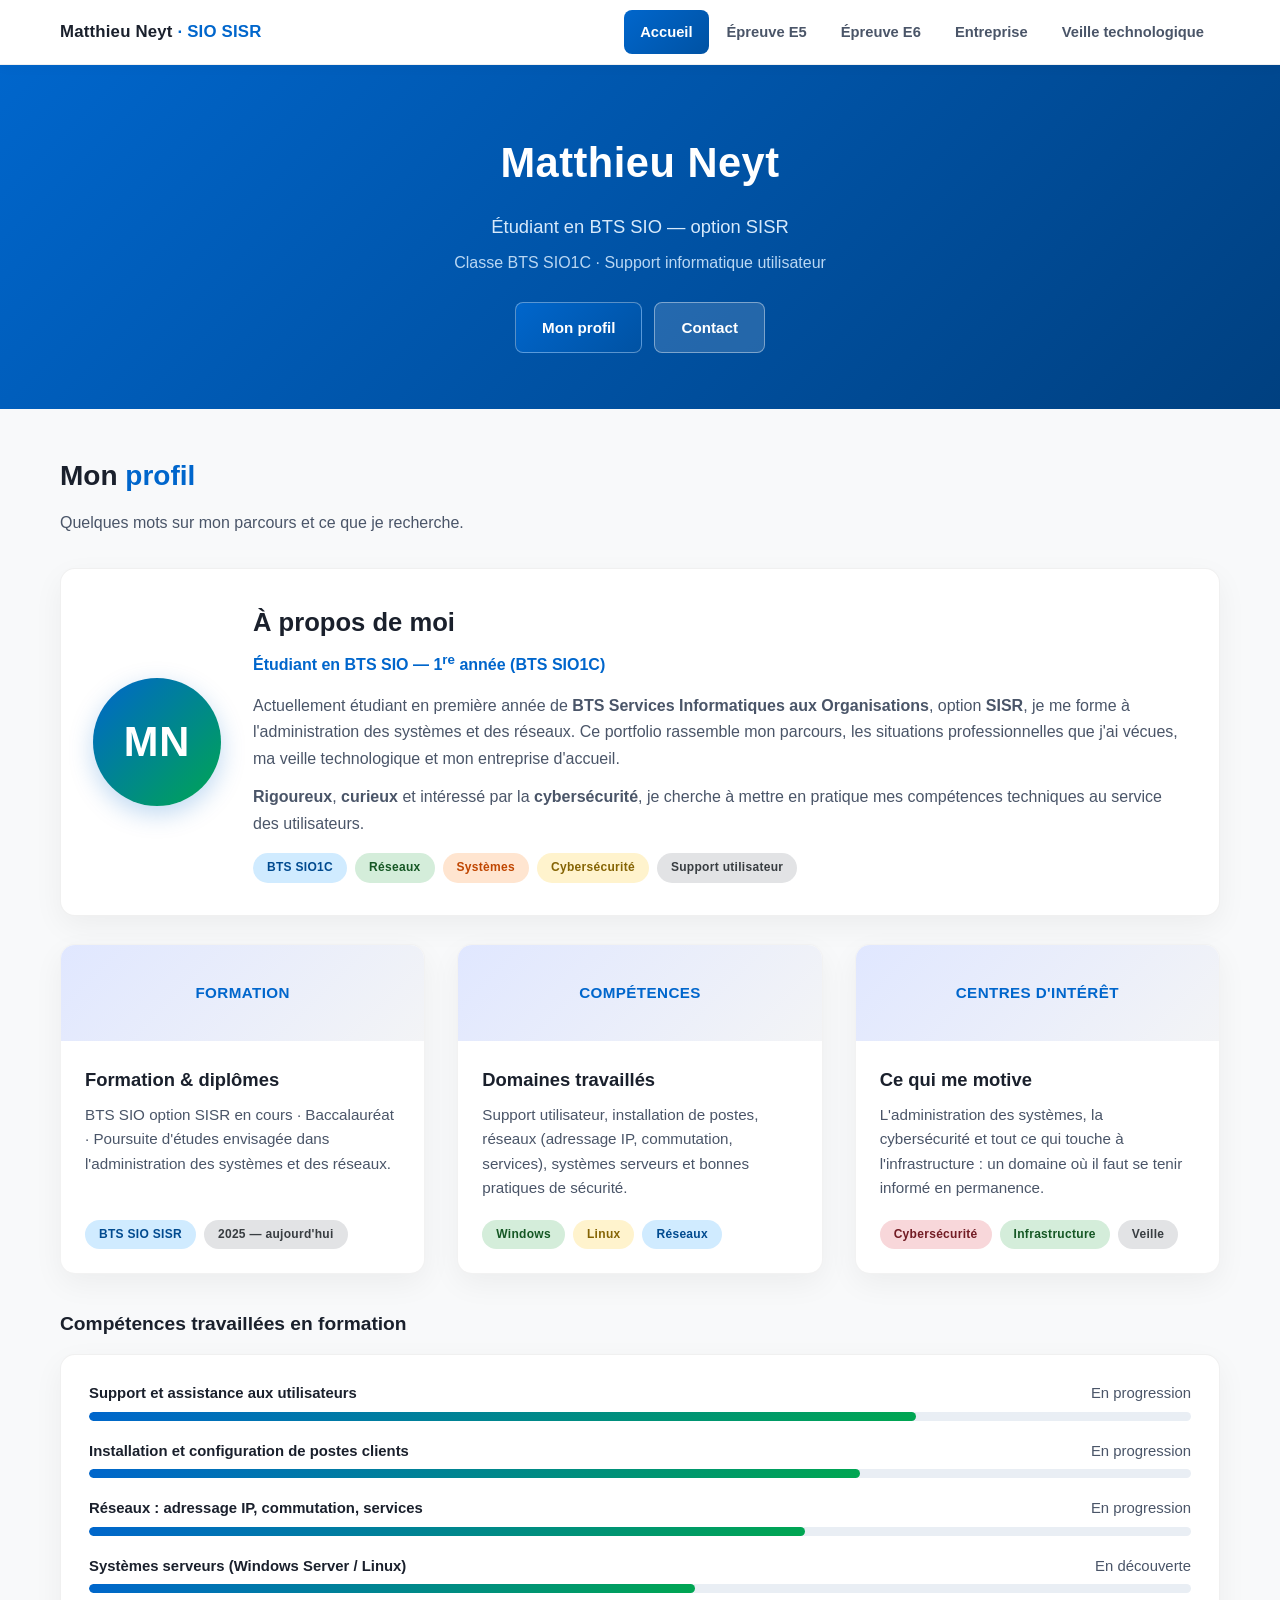
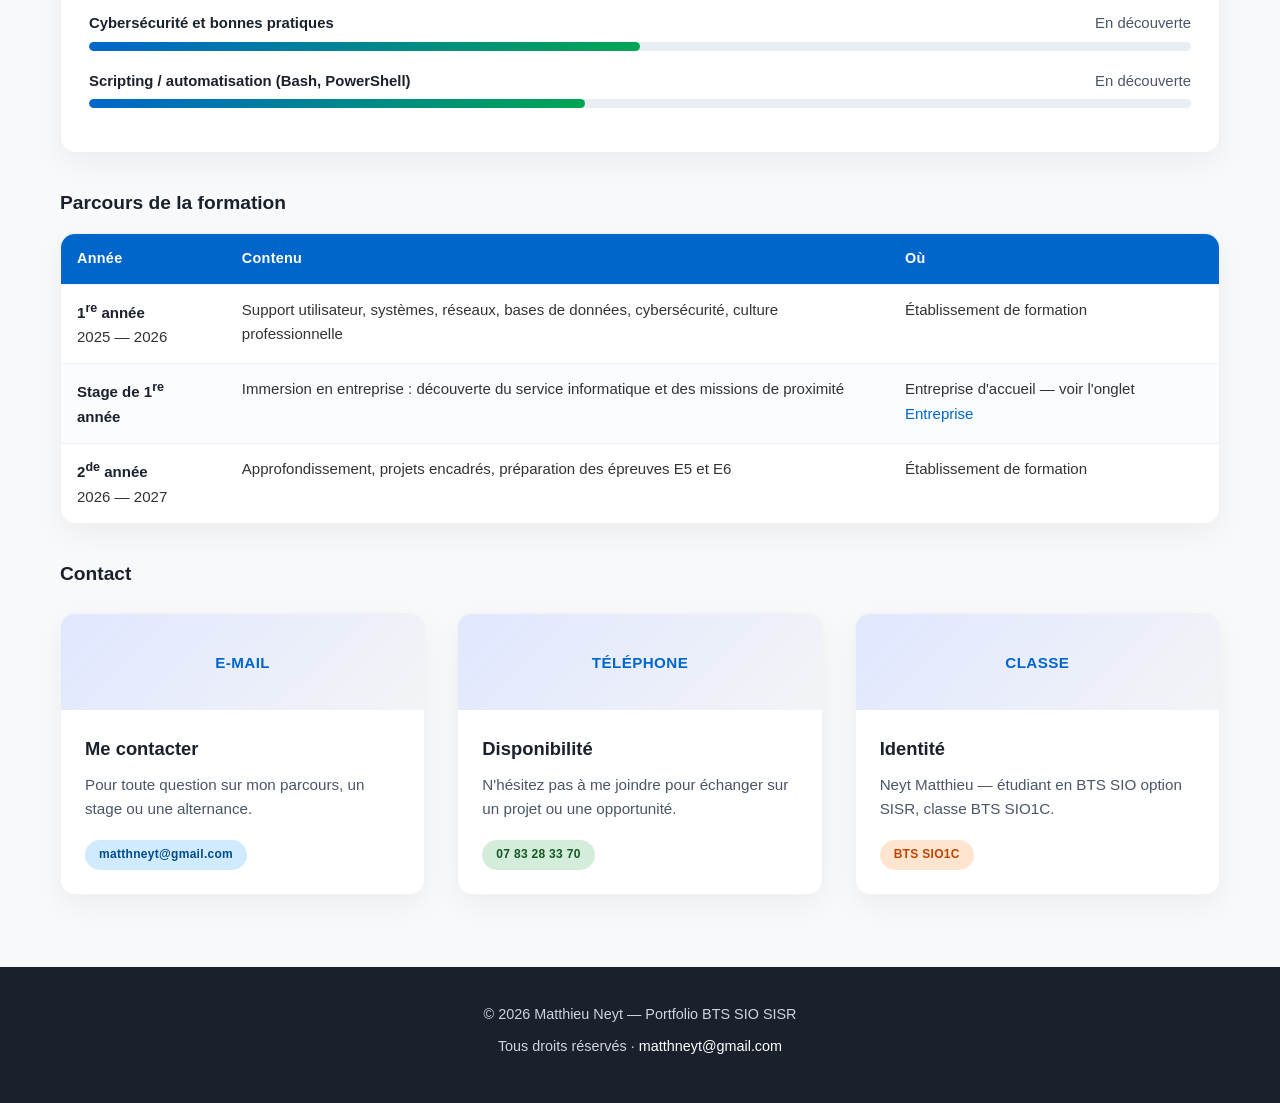
<file: index.html>
<!DOCTYPE html>
<html lang="fr">
<head>
<meta charset="UTF-8">
<meta name="viewport" content="width=device-width, initial-scale=1.0">
<title>Accueil — Portfolio BTS SIO | Matthieu Neyt</title>
<style>
/* ============================================================
   Portfolio BTS SIO — Matthieu Neyt
   Style inspiré du modèle SIO SISR : bleu #0066CC, cartes blanches
   ============================================================ */

html{scroll-behavior:smooth;}

:root{
  --primaire:#0066CC;
  --primaire-fonce:#0052a3;
  --primaire-tres-fonce:#004080;
  --vert:#00A651;
  --orange:#FF6B35;
  --fond:#f8f9fa;
  --texte:#333333;
  --texte-fonce:#1a202c;
  --texte-doux:#4a5568;
  --carte:#ffffff;
  --bordure:rgba(0,0,0,.06);
  --ombre:0 10px 30px rgba(0,0,0,.05);
  --rayon:15px;
}

*{box-sizing:border-box;}

body{
  margin:0;
  font-family:'Segoe UI',sans-serif;
  background-color:var(--fond);
  color:var(--texte);
  line-height:1.65;
  font-size:16px;
}

a{color:var(--primaire);text-decoration:none;}
a:hover{color:var(--primaire-fonce);text-decoration:underline;}

/* ---------- Barre de navigation ---------- */
header.topbar{
  background:var(--carte);
  border-bottom:1px solid var(--bordure);
  box-shadow:0 2px 12px rgba(0,0,0,.04);
  position:sticky;
  top:0;
  z-index:100;
}
.topbar-inner{
  max-width:1200px;
  margin:0 auto;
  padding:0 20px;
  display:flex;
  align-items:center;
  justify-content:space-between;
  flex-wrap:wrap;
  gap:6px;
  min-height:64px;
}
.brand{
  font-weight:700;
  font-size:1.05rem;
  color:var(--texte-fonce);
  letter-spacing:.2px;
  padding:14px 0;
}
.brand .brand-sub{
  color:var(--primaire);
  font-weight:600;
}
nav ul{
  list-style:none;
  margin:0;
  padding:0;
  display:flex;
  flex-wrap:wrap;
  gap:2px;
}
nav a{
  display:block;
  padding:10px 16px;
  border-radius:8px;
  color:var(--texte-doux);
  font-weight:600;
  font-size:.92rem;
  transition:all .3s ease;
}
nav a:hover{
  color:var(--primaire);
  background:#eef5fd;
  text-decoration:none;
}
nav a.actif{
  color:#fff;
  background:linear-gradient(135deg,var(--primaire) 0%,var(--primaire-fonce) 100%);
}
nav a.actif:hover{color:#fff;}

/* ---------- Bandeau d'accueil ---------- */
.hero{
  background:linear-gradient(135deg,var(--primaire) 0%,var(--primaire-tres-fonce) 100%);
  color:#fff;
  text-align:center;
  padding:64px 20px 56px;
}
.hero h1{
  margin:0;
  font-size:2.6rem;
  font-weight:700;
  letter-spacing:.5px;
}
.hero .statut{
  margin:14px 0 0;
  font-size:1.15rem;
  color:#d6e9fb;
}
.hero .detail{
  margin:8px 0 0;
  font-size:1rem;
  color:#b9d7f3;
}
.hero .actions{
  margin-top:26px;
  display:flex;
  flex-wrap:wrap;
  gap:12px;
  justify-content:center;
}
.btn{
  display:inline-block;
  padding:12px 26px;
  border-radius:8px;
  font-weight:600;
  font-size:.95rem;
  transition:all .3s ease;
}
.btn-primary{
  background:linear-gradient(135deg,var(--primaire) 0%,var(--primaire-fonce) 100%);
  border:1px solid rgba(255,255,255,.35);
  color:#fff;
}
.btn-primary:hover{
  background:linear-gradient(135deg,var(--primaire-fonce) 0%,var(--primaire-tres-fonce) 100%);
  transform:translateY(-2px);
  box-shadow:0 4px 12px rgba(0,102,204,.3);
  color:#fff;
  text-decoration:none;
}
.btn-clair{
  background:rgba(255,255,255,.14);
  border:1px solid rgba(255,255,255,.4);
  color:#fff;
}
.btn-clair:hover{
  background:rgba(255,255,255,.24);
  color:#fff;
  text-decoration:none;
  transform:translateY(-2px);
}

/* ---------- Conteneur ---------- */
.container{
  max-width:1200px;
  margin:0 auto;
  padding:0 20px;
}
main{padding:44px 0 72px;}

/* ---------- Titres ---------- */
h2.titre-section{
  font-size:1.75rem;
  font-weight:700;
  color:var(--texte-fonce);
  margin:0 0 10px;
}
h2.titre-section .accent{color:var(--primaire);}
p.sous-titre-section{
  color:var(--texte-doux);
  margin:0 0 32px;
  max-width:860px;
}
h3{
  font-size:1.2rem;
  font-weight:700;
  color:var(--texte-fonce);
  margin:34px 0 14px;
}

/* ---------- Cartes ---------- */
.carte{
  background:var(--carte);
  border-radius:var(--rayon);
  border:1px solid var(--bordure);
  box-shadow:var(--ombre);
  padding:26px 28px;
  margin-bottom:24px;
  transition:all .3s ease;
}
.carte h3{margin-top:0;}
.hover-lift:hover{
  transform:translateY(-5px);
  box-shadow:0 16px 40px rgba(0,102,204,.12);
}

.grille{
  display:grid;
  grid-template-columns:repeat(auto-fit,minmax(300px,1fr));
  gap:2rem;
}

/* ---------- Bandeau profil ---------- */
.profil{
  display:flex;
  gap:32px;
  align-items:center;
  flex-wrap:wrap;
  background:var(--carte);
  border-radius:var(--rayon);
  border:1px solid var(--bordure);
  box-shadow:var(--ombre);
  padding:32px;
  margin-bottom:28px;
}
.avatar{
  width:128px;
  height:128px;
  flex:0 0 128px;
  border-radius:50%;
  background:linear-gradient(135deg,var(--primaire) 0%,var(--vert) 100%);
  color:#fff;
  display:flex;
  align-items:center;
  justify-content:center;
  font-size:2.6rem;
  font-weight:700;
  letter-spacing:1px;
  box-shadow:0 8px 24px rgba(0,102,204,.25);
}
.profil .qui{flex:1 1 340px;}
.profil .qui h2{
  margin:0 0 6px;
  font-size:1.6rem;
  color:var(--texte-fonce);
}
.profil .qui .role{
  color:var(--primaire);
  font-weight:600;
  margin:0 0 14px;
}
.profil .qui p{margin:0 0 12px;color:var(--texte-doux);}

.etiquettes{display:flex;flex-wrap:wrap;gap:.5rem;margin-top:16px;}
.etiquette{
  font-size:.75rem;
  padding:5px 14px;
  border-radius:9999px;
  font-weight:600;
  letter-spacing:.025em;
}
.etiquette-bleu{background:#d0ebff;color:#004a8f;}
.etiquette-vert{background:#d4edda;color:#155724;}
.etiquette-orange{background:#ffe5d0;color:#c04600;}
.etiquette-jaune{background:#FFF3CD;color:#856404;}
.etiquette-gris{background:#e2e3e5;color:#383d41;}
.etiquette-rose{background:#F8D7DA;color:#721C24;}

ul.puces{margin:0;padding-left:20px;color:var(--texte-doux);}
ul.puces li{margin-bottom:8px;}

/* ---------- Compétences ---------- */
.competence{margin-bottom:18px;}
.competence .ligne{
  display:flex;
  justify-content:space-between;
  font-size:.93rem;
  margin-bottom:6px;
  font-weight:600;
  color:var(--texte-fonce);
}
.competence .ligne span:last-child{color:var(--texte-doux);font-weight:500;}
.barre{
  height:9px;
  background:#e9eef4;
  border-radius:9999px;
  overflow:hidden;
}
.barre i{
  display:block;
  height:100%;
  background:linear-gradient(135deg,var(--primaire) 0%,var(--vert) 100%);
  border-radius:9999px;
}

/* ---------- Cartes de projets / fiches ---------- */
.projects-grid{
  display:grid;
  grid-template-columns:repeat(auto-fit,minmax(300px,1fr));
  gap:2rem;
  margin-top:1.5rem;
}
.project-card{
  background:#fff;
  border-radius:15px;
  overflow:hidden;
  box-shadow:0 10px 30px rgba(0,0,0,.05);
  display:flex;
  flex-direction:column;
  border:1px solid rgba(0,0,0,.05);
  transition:all .3s ease;
}
.project-card:hover{
  transform:translateY(-5px);
  box-shadow:0 16px 40px rgba(0,102,204,.12);
}
.card-head{
  height:96px;
  background:linear-gradient(135deg,#e0e7ff 0%,#f3f4f6 100%);
  display:flex;
  align-items:center;
  justify-content:center;
  color:var(--primaire);
  font-weight:700;
  font-size:.95rem;
  letter-spacing:.4px;
  text-transform:uppercase;
  text-align:center;
  padding:0 14px;
}
.card-content{
  padding:1.5rem;
  flex-grow:1;
  display:flex;
  flex-direction:column;
}
.card-content h3{
  font-size:1.15rem;
  font-weight:700;
  margin:0 0 .5rem;
  color:var(--texte-fonce);
}
.card-content p{
  color:var(--texte-doux);
  font-size:.95rem;
  margin:0 0 1.2rem;
  line-height:1.6;
  flex-grow:1;
}
.tech-tags{
  display:flex;
  flex-wrap:wrap;
  gap:.5rem;
  margin-top:auto;
}

/* ---------- Tableaux ---------- */
.tableau-wrap{
  overflow-x:auto;
  border-radius:var(--rayon);
  box-shadow:var(--ombre);
  border:1px solid var(--bordure);
  background:#fff;
}
table{
  width:100%;
  border-collapse:collapse;
  font-size:.94rem;
}
th,td{
  padding:13px 16px;
  text-align:left;
  border-bottom:1px solid #edf1f5;
  vertical-align:top;
}
th{
  background:var(--primaire);
  color:#fff;
  font-weight:600;
  font-size:.9rem;
  letter-spacing:.02em;
}
tbody tr:nth-child(even){background:#fafcfe;}
tbody tr:last-child td{border-bottom:none;}
td strong{color:var(--texte-fonce);}

/* ---------- Encadré ---------- */
.encadre{
  background:#eef5fd;
  border-left:4px solid var(--primaire);
  border-radius:0 12px 12px 0;
  padding:18px 22px;
  margin:24px 0;
}
.encadre p{margin:0;color:var(--texte-doux);}

/* ---------- Veille ---------- */
.thematique{
  background:linear-gradient(135deg,var(--primaire) 0%,var(--primaire-fonce) 100%);
  color:#fff;
  padding:14px 22px;
  border-radius:12px;
  font-weight:700;
  font-size:1.08rem;
  margin:38px 0 20px;
  box-shadow:0 8px 20px rgba(0,102,204,.18);
}
.fiche{
  background:#fff;
  border-radius:var(--rayon);
  border:1px solid var(--bordure);
  box-shadow:var(--ombre);
  padding:24px 26px;
  margin-bottom:20px;
  transition:all .3s ease;
}
.fiche:hover{
  transform:translateY(-5px);
  box-shadow:0 16px 40px rgba(0,102,204,.12);
}
.fiche .meta{display:flex;flex-wrap:wrap;gap:.5rem;align-items:center;margin-bottom:12px;}
.fiche h4{margin:0 0 10px;color:var(--texte-fonce);font-size:1.1rem;}
.fiche p{margin:0 0 10px;color:var(--texte-doux);}
.fiche .source{font-size:.86rem;color:#718096;margin:0;}

.outils{
  display:grid;
  grid-template-columns:repeat(auto-fit,minmax(260px,1fr));
  gap:2rem;
  margin-top:1.5rem;
}
.outil{
  background:#fff;
  border-radius:15px;
  border:1px solid rgba(0,0,0,.05);
  box-shadow:0 10px 30px rgba(0,0,0,.05);
  padding:24px;
  transition:all .3s ease;
}
.outil:hover{
  transform:translateY(-5px);
  box-shadow:0 16px 40px rgba(0,102,204,.12);
}
.outil .logo{
  width:48px;
  height:48px;
  border-radius:12px;
  background:linear-gradient(135deg,var(--primaire) 0%,var(--vert) 100%);
  color:#fff;
  display:flex;
  align-items:center;
  justify-content:center;
  font-weight:700;
  font-size:.95rem;
  margin-bottom:14px;
}
.outil h4{margin:0 0 8px;color:var(--texte-fonce);font-size:1.05rem;}
.outil p{margin:0 0 12px;font-size:.92rem;color:var(--texte-doux);}
.outil .source{font-size:.85rem;margin:0;}

/* ---------- Pied de page ---------- */
footer.site{
  background:var(--texte-fonce);
  color:#cbd5e0;
  padding:36px 20px;
  text-align:center;
  font-size:.9rem;
}
footer.site p{margin:0 0 8px;}
footer.site a{color:#fff;text-decoration:none;}
footer.site a:hover{text-decoration:underline;}

/* ---------- Animations ---------- */
@keyframes fadeInUp{
  from{opacity:0;transform:translateY(30px);}
  to{opacity:1;transform:translateY(0);}
}
.fade-in-up{animation:fadeInUp .6s ease-out;}

/* ---------- Barre de défilement ---------- */
::-webkit-scrollbar{width:8px;}
::-webkit-scrollbar-track{background:#f1f1f1;}
::-webkit-scrollbar-thumb{background:var(--primaire);border-radius:4px;}
::-webkit-scrollbar-thumb:hover{background:var(--primaire-fonce);}

/* ---------- Mobile ---------- */
@media (max-width:768px){
  .hero h1{font-size:1.8rem;}
  .hero{padding:44px 20px 40px;}
  .topbar-inner{padding:0 1rem;}
  nav a{padding:8px 11px;font-size:.85rem;}
  .brand{font-size:.95rem;padding:12px 0;}
  .profil{padding:22px;}
  .avatar{width:92px;height:92px;flex-basis:92px;font-size:1.9rem;}
  .carte{padding:20px;}
}

</style>
</head>
<body>

<header class="topbar">
  <div class="topbar-inner">
    <div class="brand">Matthieu Neyt <span class="brand-sub">· SIO SISR</span></div>
    <nav>
      <ul>
        <li><a href="index.html" class="actif">Accueil</a></li>
        <li><a href="e5.html">Épreuve E5</a></li>
        <li><a href="e6.html">Épreuve E6</a></li>
        <li><a href="entreprise.html">Entreprise</a></li>
        <li><a href="veille.html">Veille technologique</a></li>
      </ul>
    </nav>
  </div>
</header>

<section class="hero">
  <h1>Matthieu Neyt</h1>
  <p class="statut">Étudiant en BTS SIO — option SISR</p>
  <p class="detail">Classe BTS SIO1C · Support informatique utilisateur</p>
  <div class="actions">
    <a class="btn btn-primary" href="#profil">Mon profil</a>
    <a class="btn btn-clair" href="#contact">Contact</a>
  </div>
</section>

<main>
  <div class="container">

    <section id="profil">
      <h2 class="titre-section">Mon <span class="accent">profil</span></h2>
      <p class="sous-titre-section">Quelques mots sur mon parcours et ce que je recherche.</p>

      <div class="profil fade-in-up">
        <div class="avatar">MN</div>
        <div class="qui">
          <h2>À propos de moi</h2>
          <p class="role">Étudiant en BTS SIO — 1<sup>re</sup> année (BTS SIO1C)</p>
          <p>
            Actuellement étudiant en première année de <strong>BTS Services Informatiques aux
            Organisations</strong>, option <strong>SISR</strong>, je me forme à l'administration
            des systèmes et des réseaux. Ce portfolio rassemble mon parcours, les situations
            professionnelles que j'ai vécues, ma veille technologique et mon entreprise d'accueil.
          </p>
          <p>
            <strong>Rigoureux</strong>, <strong>curieux</strong> et intéressé par la
            <strong>cybersécurité</strong>, je cherche à mettre en pratique mes compétences
            techniques au service des utilisateurs.
          </p>
          <div class="etiquettes">
            <span class="etiquette etiquette-bleu">BTS SIO1C</span>
            <span class="etiquette etiquette-vert">Réseaux</span>
            <span class="etiquette etiquette-orange">Systèmes</span>
            <span class="etiquette etiquette-jaune">Cybersécurité</span>
            <span class="etiquette etiquette-gris">Support utilisateur</span>
          </div>
        </div>
      </div>

      <div class="projects-grid">
        <div class="project-card">
          <div class="card-head">Formation</div>
          <div class="card-content">
            <h3>Formation &amp; diplômes</h3>
            <p>
              BTS SIO option SISR en cours · Baccalauréat · Poursuite d'études envisagée
              dans l'administration des systèmes et des réseaux.
            </p>
            <div class="tech-tags">
              <span class="etiquette etiquette-bleu">BTS SIO SISR</span>
              <span class="etiquette etiquette-gris">2025 — aujourd'hui</span>
            </div>
          </div>
        </div>

        <div class="project-card">
          <div class="card-head">Compétences</div>
          <div class="card-content">
            <h3>Domaines travaillés</h3>
            <p>
              Support utilisateur, installation de postes, réseaux (adressage IP, commutation,
              services), systèmes serveurs et bonnes pratiques de sécurité.
            </p>
            <div class="tech-tags">
              <span class="etiquette etiquette-vert">Windows</span>
              <span class="etiquette etiquette-jaune">Linux</span>
              <span class="etiquette etiquette-bleu">Réseaux</span>
            </div>
          </div>
        </div>

        <div class="project-card">
          <div class="card-head">Centres d'intérêt</div>
          <div class="card-content">
            <h3>Ce qui me motive</h3>
            <p>
              L'administration des systèmes, la cybersécurité et tout ce qui touche à
              l'infrastructure : un domaine où il faut se tenir informé en permanence.
            </p>
            <div class="tech-tags">
              <span class="etiquette etiquette-rose">Cybersécurité</span>
              <span class="etiquette etiquette-vert">Infrastructure</span>
              <span class="etiquette etiquette-gris">Veille</span>
            </div>
          </div>
        </div>
      </div>
    </section>

    <section>
      <h3>Compétences travaillées en formation</h3>
      <div class="carte">
        <div class="competence">
          <div class="ligne"><span>Support et assistance aux utilisateurs</span><span>En progression</span></div>
          <div class="barre"><i style="width:75%"></i></div>
        </div>
        <div class="competence">
          <div class="ligne"><span>Installation et configuration de postes clients</span><span>En progression</span></div>
          <div class="barre"><i style="width:70%"></i></div>
        </div>
        <div class="competence">
          <div class="ligne"><span>Réseaux : adressage IP, commutation, services</span><span>En progression</span></div>
          <div class="barre"><i style="width:65%"></i></div>
        </div>
        <div class="competence">
          <div class="ligne"><span>Systèmes serveurs (Windows Server / Linux)</span><span>En découverte</span></div>
          <div class="barre"><i style="width:55%"></i></div>
        </div>
        <div class="competence">
          <div class="ligne"><span>Cybersécurité et bonnes pratiques</span><span>En découverte</span></div>
          <div class="barre"><i style="width:50%"></i></div>
        </div>
        <div class="competence">
          <div class="ligne"><span>Scripting / automatisation (Bash, PowerShell)</span><span>En découverte</span></div>
          <div class="barre"><i style="width:45%"></i></div>
        </div>
      </div>
    </section>

    <section>
      <h3>Parcours de la formation</h3>
      <div class="tableau-wrap">
        <table>
          <thead>
            <tr><th>Année</th><th>Contenu</th><th>Où</th></tr>
          </thead>
          <tbody>
            <tr>
              <td><strong>1<sup>re</sup> année</strong><br>2025 — 2026</td>
              <td>Support utilisateur, systèmes, réseaux, bases de données, cybersécurité, culture professionnelle</td>
              <td>Établissement de formation</td>
            </tr>
            <tr>
              <td><strong>Stage de 1<sup>re</sup> année</strong></td>
              <td>Immersion en entreprise : découverte du service informatique et des missions de proximité</td>
              <td>Entreprise d'accueil — voir l'onglet <a href="entreprise.html">Entreprise</a></td>
            </tr>
            <tr>
              <td><strong>2<sup>de</sup> année</strong><br>2026 — 2027</td>
              <td>Approfondissement, projets encadrés, préparation des épreuves E5 et E6</td>
              <td>Établissement de formation</td>
            </tr>
          </tbody>
        </table>
      </div>
    </section>

    <section id="contact">
      <h3>Contact</h3>
      <div class="projects-grid">
        <div class="project-card">
          <div class="card-head">E-mail</div>
          <div class="card-content">
            <h3>Me contacter</h3>
            <p>Pour toute question sur mon parcours, un stage ou une alternance.</p>
            <div class="tech-tags">
              <span class="etiquette etiquette-bleu">matthneyt@gmail.com</span>
            </div>
          </div>
        </div>
        <div class="project-card">
          <div class="card-head">Téléphone</div>
          <div class="card-content">
            <h3>Disponibilité</h3>
            <p>N'hésitez pas à me joindre pour échanger sur un projet ou une opportunité.</p>
            <div class="tech-tags">
              <span class="etiquette etiquette-vert">07 83 28 33 70</span>
            </div>
          </div>
        </div>
        <div class="project-card">
          <div class="card-head">Classe</div>
          <div class="card-content">
            <h3>Identité</h3>
            <p>Neyt Matthieu — étudiant en BTS SIO option SISR, classe BTS SIO1C.</p>
            <div class="tech-tags">
              <span class="etiquette etiquette-orange">BTS SIO1C</span>
            </div>
          </div>
        </div>
      </div>
    </section>

  </div>
</main>

<footer class="site">
  <p>© 2026 Matthieu Neyt — Portfolio BTS SIO SISR</p>
  <p>Tous droits réservés · <a href="mailto:matthneyt@gmail.com">matthneyt@gmail.com</a></p>
</footer>

</body>
</html>
</file>
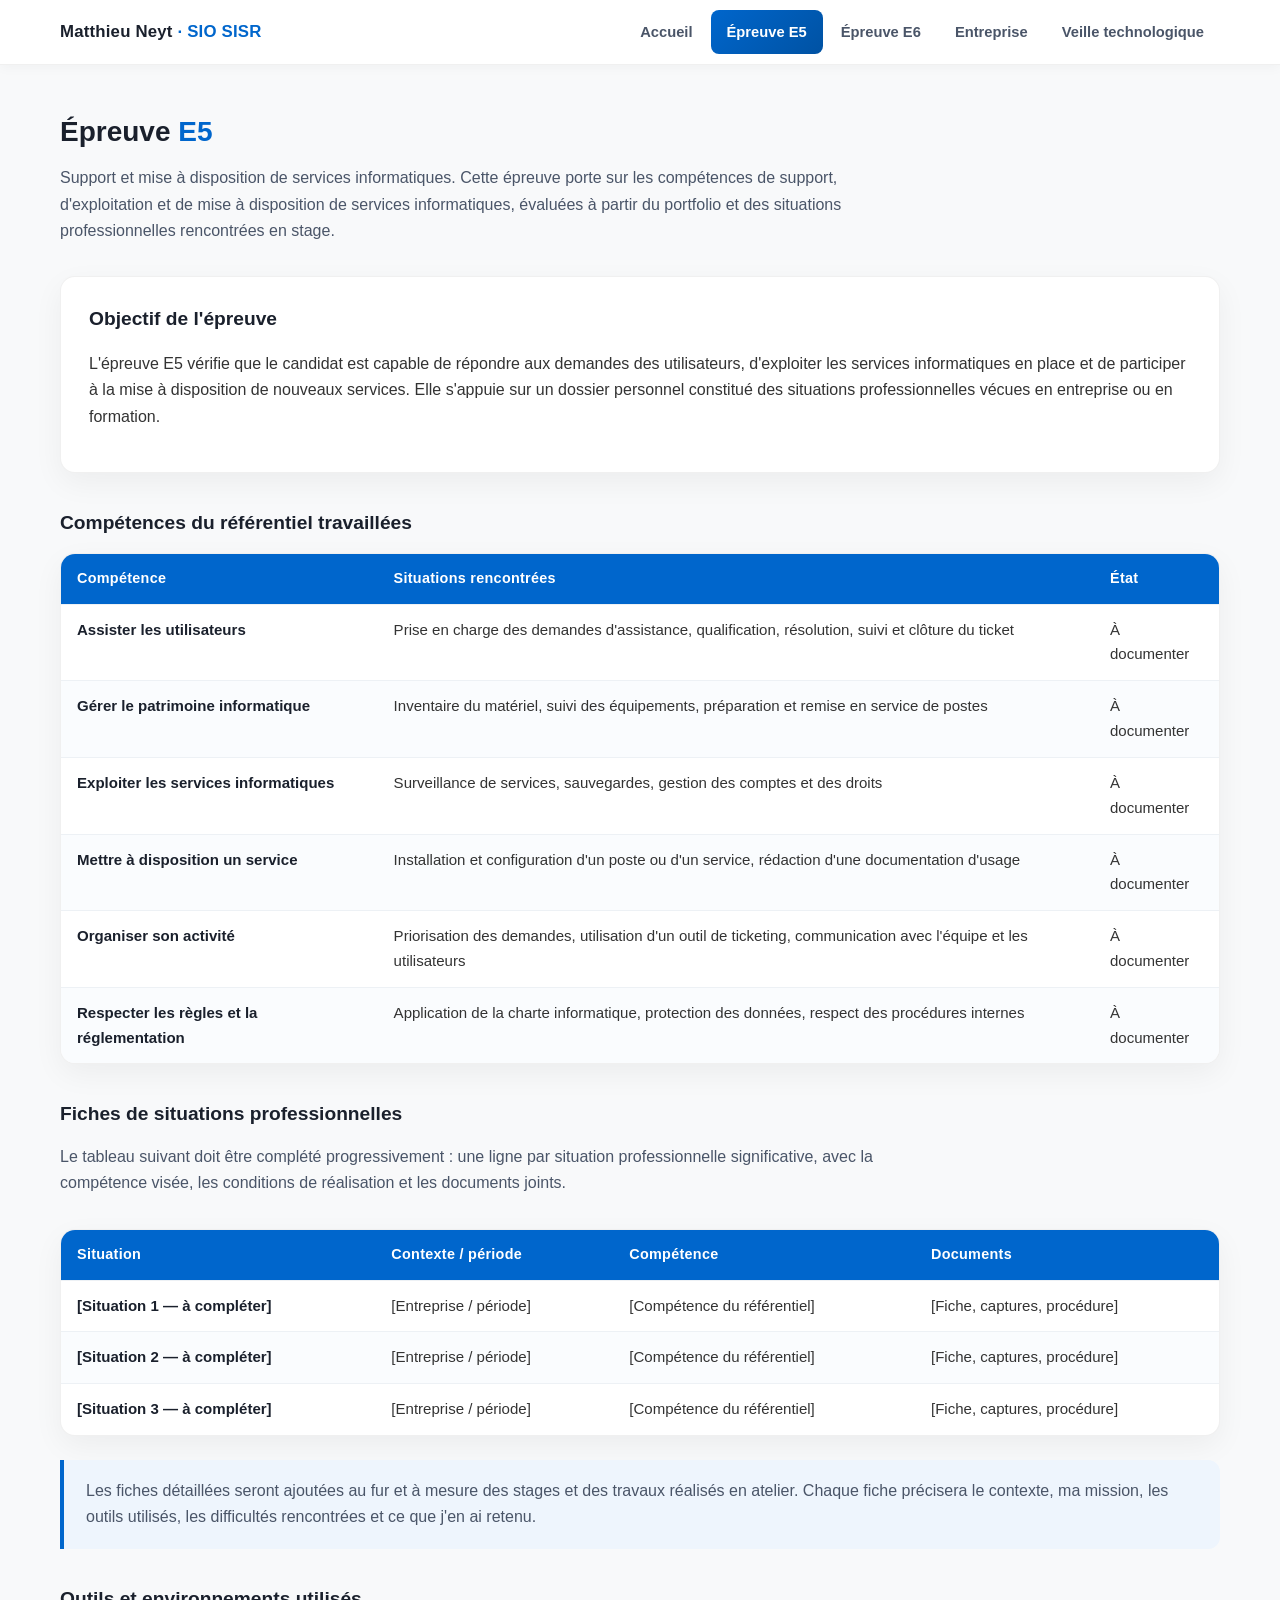
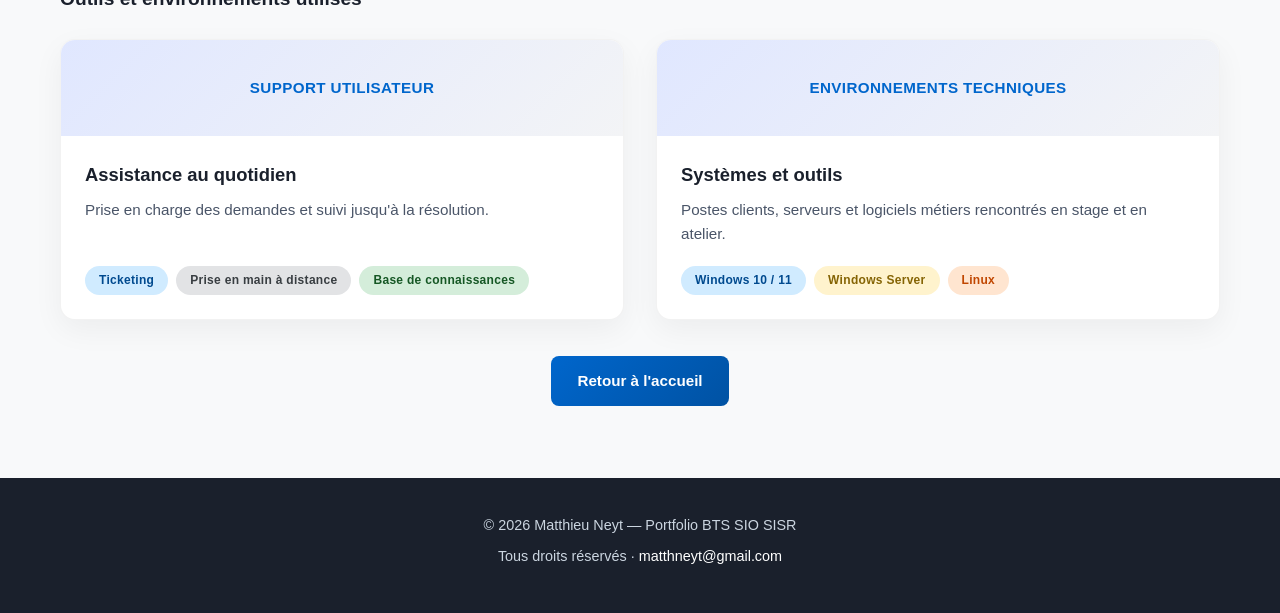
<file: e5.html>
<!DOCTYPE html>
<html lang="fr">
<head>
<meta charset="UTF-8">
<meta name="viewport" content="width=device-width, initial-scale=1.0">
<title>Épreuve E5 — Portfolio BTS SIO | Matthieu Neyt</title>
<style>
/* ============================================================
   Portfolio BTS SIO — Matthieu Neyt
   Style inspiré du modèle SIO SISR : bleu #0066CC, cartes blanches
   ============================================================ */

html{scroll-behavior:smooth;}

:root{
  --primaire:#0066CC;
  --primaire-fonce:#0052a3;
  --primaire-tres-fonce:#004080;
  --vert:#00A651;
  --orange:#FF6B35;
  --fond:#f8f9fa;
  --texte:#333333;
  --texte-fonce:#1a202c;
  --texte-doux:#4a5568;
  --carte:#ffffff;
  --bordure:rgba(0,0,0,.06);
  --ombre:0 10px 30px rgba(0,0,0,.05);
  --rayon:15px;
}

*{box-sizing:border-box;}

body{
  margin:0;
  font-family:'Segoe UI',sans-serif;
  background-color:var(--fond);
  color:var(--texte);
  line-height:1.65;
  font-size:16px;
}

a{color:var(--primaire);text-decoration:none;}
a:hover{color:var(--primaire-fonce);text-decoration:underline;}

/* ---------- Barre de navigation ---------- */
header.topbar{
  background:var(--carte);
  border-bottom:1px solid var(--bordure);
  box-shadow:0 2px 12px rgba(0,0,0,.04);
  position:sticky;
  top:0;
  z-index:100;
}
.topbar-inner{
  max-width:1200px;
  margin:0 auto;
  padding:0 20px;
  display:flex;
  align-items:center;
  justify-content:space-between;
  flex-wrap:wrap;
  gap:6px;
  min-height:64px;
}
.brand{
  font-weight:700;
  font-size:1.05rem;
  color:var(--texte-fonce);
  letter-spacing:.2px;
  padding:14px 0;
}
.brand .brand-sub{
  color:var(--primaire);
  font-weight:600;
}
nav ul{
  list-style:none;
  margin:0;
  padding:0;
  display:flex;
  flex-wrap:wrap;
  gap:2px;
}
nav a{
  display:block;
  padding:10px 16px;
  border-radius:8px;
  color:var(--texte-doux);
  font-weight:600;
  font-size:.92rem;
  transition:all .3s ease;
}
nav a:hover{
  color:var(--primaire);
  background:#eef5fd;
  text-decoration:none;
}
nav a.actif{
  color:#fff;
  background:linear-gradient(135deg,var(--primaire) 0%,var(--primaire-fonce) 100%);
}
nav a.actif:hover{color:#fff;}

/* ---------- Bandeau d'accueil ---------- */
.hero{
  background:linear-gradient(135deg,var(--primaire) 0%,var(--primaire-tres-fonce) 100%);
  color:#fff;
  text-align:center;
  padding:64px 20px 56px;
}
.hero h1{
  margin:0;
  font-size:2.6rem;
  font-weight:700;
  letter-spacing:.5px;
}
.hero .statut{
  margin:14px 0 0;
  font-size:1.15rem;
  color:#d6e9fb;
}
.hero .detail{
  margin:8px 0 0;
  font-size:1rem;
  color:#b9d7f3;
}
.hero .actions{
  margin-top:26px;
  display:flex;
  flex-wrap:wrap;
  gap:12px;
  justify-content:center;
}
.btn{
  display:inline-block;
  padding:12px 26px;
  border-radius:8px;
  font-weight:600;
  font-size:.95rem;
  transition:all .3s ease;
}
.btn-primary{
  background:linear-gradient(135deg,var(--primaire) 0%,var(--primaire-fonce) 100%);
  border:1px solid rgba(255,255,255,.35);
  color:#fff;
}
.btn-primary:hover{
  background:linear-gradient(135deg,var(--primaire-fonce) 0%,var(--primaire-tres-fonce) 100%);
  transform:translateY(-2px);
  box-shadow:0 4px 12px rgba(0,102,204,.3);
  color:#fff;
  text-decoration:none;
}
.btn-clair{
  background:rgba(255,255,255,.14);
  border:1px solid rgba(255,255,255,.4);
  color:#fff;
}
.btn-clair:hover{
  background:rgba(255,255,255,.24);
  color:#fff;
  text-decoration:none;
  transform:translateY(-2px);
}

/* ---------- Conteneur ---------- */
.container{
  max-width:1200px;
  margin:0 auto;
  padding:0 20px;
}
main{padding:44px 0 72px;}

/* ---------- Titres ---------- */
h2.titre-section{
  font-size:1.75rem;
  font-weight:700;
  color:var(--texte-fonce);
  margin:0 0 10px;
}
h2.titre-section .accent{color:var(--primaire);}
p.sous-titre-section{
  color:var(--texte-doux);
  margin:0 0 32px;
  max-width:860px;
}
h3{
  font-size:1.2rem;
  font-weight:700;
  color:var(--texte-fonce);
  margin:34px 0 14px;
}

/* ---------- Cartes ---------- */
.carte{
  background:var(--carte);
  border-radius:var(--rayon);
  border:1px solid var(--bordure);
  box-shadow:var(--ombre);
  padding:26px 28px;
  margin-bottom:24px;
  transition:all .3s ease;
}
.carte h3{margin-top:0;}
.hover-lift:hover{
  transform:translateY(-5px);
  box-shadow:0 16px 40px rgba(0,102,204,.12);
}

.grille{
  display:grid;
  grid-template-columns:repeat(auto-fit,minmax(300px,1fr));
  gap:2rem;
}

/* ---------- Bandeau profil ---------- */
.profil{
  display:flex;
  gap:32px;
  align-items:center;
  flex-wrap:wrap;
  background:var(--carte);
  border-radius:var(--rayon);
  border:1px solid var(--bordure);
  box-shadow:var(--ombre);
  padding:32px;
  margin-bottom:28px;
}
.avatar{
  width:128px;
  height:128px;
  flex:0 0 128px;
  border-radius:50%;
  background:linear-gradient(135deg,var(--primaire) 0%,var(--vert) 100%);
  color:#fff;
  display:flex;
  align-items:center;
  justify-content:center;
  font-size:2.6rem;
  font-weight:700;
  letter-spacing:1px;
  box-shadow:0 8px 24px rgba(0,102,204,.25);
}
.profil .qui{flex:1 1 340px;}
.profil .qui h2{
  margin:0 0 6px;
  font-size:1.6rem;
  color:var(--texte-fonce);
}
.profil .qui .role{
  color:var(--primaire);
  font-weight:600;
  margin:0 0 14px;
}
.profil .qui p{margin:0 0 12px;color:var(--texte-doux);}

.etiquettes{display:flex;flex-wrap:wrap;gap:.5rem;margin-top:16px;}
.etiquette{
  font-size:.75rem;
  padding:5px 14px;
  border-radius:9999px;
  font-weight:600;
  letter-spacing:.025em;
}
.etiquette-bleu{background:#d0ebff;color:#004a8f;}
.etiquette-vert{background:#d4edda;color:#155724;}
.etiquette-orange{background:#ffe5d0;color:#c04600;}
.etiquette-jaune{background:#FFF3CD;color:#856404;}
.etiquette-gris{background:#e2e3e5;color:#383d41;}
.etiquette-rose{background:#F8D7DA;color:#721C24;}

ul.puces{margin:0;padding-left:20px;color:var(--texte-doux);}
ul.puces li{margin-bottom:8px;}

/* ---------- Compétences ---------- */
.competence{margin-bottom:18px;}
.competence .ligne{
  display:flex;
  justify-content:space-between;
  font-size:.93rem;
  margin-bottom:6px;
  font-weight:600;
  color:var(--texte-fonce);
}
.competence .ligne span:last-child{color:var(--texte-doux);font-weight:500;}
.barre{
  height:9px;
  background:#e9eef4;
  border-radius:9999px;
  overflow:hidden;
}
.barre i{
  display:block;
  height:100%;
  background:linear-gradient(135deg,var(--primaire) 0%,var(--vert) 100%);
  border-radius:9999px;
}

/* ---------- Cartes de projets / fiches ---------- */
.projects-grid{
  display:grid;
  grid-template-columns:repeat(auto-fit,minmax(300px,1fr));
  gap:2rem;
  margin-top:1.5rem;
}
.project-card{
  background:#fff;
  border-radius:15px;
  overflow:hidden;
  box-shadow:0 10px 30px rgba(0,0,0,.05);
  display:flex;
  flex-direction:column;
  border:1px solid rgba(0,0,0,.05);
  transition:all .3s ease;
}
.project-card:hover{
  transform:translateY(-5px);
  box-shadow:0 16px 40px rgba(0,102,204,.12);
}
.card-head{
  height:96px;
  background:linear-gradient(135deg,#e0e7ff 0%,#f3f4f6 100%);
  display:flex;
  align-items:center;
  justify-content:center;
  color:var(--primaire);
  font-weight:700;
  font-size:.95rem;
  letter-spacing:.4px;
  text-transform:uppercase;
  text-align:center;
  padding:0 14px;
}
.card-content{
  padding:1.5rem;
  flex-grow:1;
  display:flex;
  flex-direction:column;
}
.card-content h3{
  font-size:1.15rem;
  font-weight:700;
  margin:0 0 .5rem;
  color:var(--texte-fonce);
}
.card-content p{
  color:var(--texte-doux);
  font-size:.95rem;
  margin:0 0 1.2rem;
  line-height:1.6;
  flex-grow:1;
}
.tech-tags{
  display:flex;
  flex-wrap:wrap;
  gap:.5rem;
  margin-top:auto;
}

/* ---------- Tableaux ---------- */
.tableau-wrap{
  overflow-x:auto;
  border-radius:var(--rayon);
  box-shadow:var(--ombre);
  border:1px solid var(--bordure);
  background:#fff;
}
table{
  width:100%;
  border-collapse:collapse;
  font-size:.94rem;
}
th,td{
  padding:13px 16px;
  text-align:left;
  border-bottom:1px solid #edf1f5;
  vertical-align:top;
}
th{
  background:var(--primaire);
  color:#fff;
  font-weight:600;
  font-size:.9rem;
  letter-spacing:.02em;
}
tbody tr:nth-child(even){background:#fafcfe;}
tbody tr:last-child td{border-bottom:none;}
td strong{color:var(--texte-fonce);}

/* ---------- Encadré ---------- */
.encadre{
  background:#eef5fd;
  border-left:4px solid var(--primaire);
  border-radius:0 12px 12px 0;
  padding:18px 22px;
  margin:24px 0;
}
.encadre p{margin:0;color:var(--texte-doux);}

/* ---------- Veille ---------- */
.thematique{
  background:linear-gradient(135deg,var(--primaire) 0%,var(--primaire-fonce) 100%);
  color:#fff;
  padding:14px 22px;
  border-radius:12px;
  font-weight:700;
  font-size:1.08rem;
  margin:38px 0 20px;
  box-shadow:0 8px 20px rgba(0,102,204,.18);
}
.fiche{
  background:#fff;
  border-radius:var(--rayon);
  border:1px solid var(--bordure);
  box-shadow:var(--ombre);
  padding:24px 26px;
  margin-bottom:20px;
  transition:all .3s ease;
}
.fiche:hover{
  transform:translateY(-5px);
  box-shadow:0 16px 40px rgba(0,102,204,.12);
}
.fiche .meta{display:flex;flex-wrap:wrap;gap:.5rem;align-items:center;margin-bottom:12px;}
.fiche h4{margin:0 0 10px;color:var(--texte-fonce);font-size:1.1rem;}
.fiche p{margin:0 0 10px;color:var(--texte-doux);}
.fiche .source{font-size:.86rem;color:#718096;margin:0;}

.outils{
  display:grid;
  grid-template-columns:repeat(auto-fit,minmax(260px,1fr));
  gap:2rem;
  margin-top:1.5rem;
}
.outil{
  background:#fff;
  border-radius:15px;
  border:1px solid rgba(0,0,0,.05);
  box-shadow:0 10px 30px rgba(0,0,0,.05);
  padding:24px;
  transition:all .3s ease;
}
.outil:hover{
  transform:translateY(-5px);
  box-shadow:0 16px 40px rgba(0,102,204,.12);
}
.outil .logo{
  width:48px;
  height:48px;
  border-radius:12px;
  background:linear-gradient(135deg,var(--primaire) 0%,var(--vert) 100%);
  color:#fff;
  display:flex;
  align-items:center;
  justify-content:center;
  font-weight:700;
  font-size:.95rem;
  margin-bottom:14px;
}
.outil h4{margin:0 0 8px;color:var(--texte-fonce);font-size:1.05rem;}
.outil p{margin:0 0 12px;font-size:.92rem;color:var(--texte-doux);}
.outil .source{font-size:.85rem;margin:0;}

/* ---------- Pied de page ---------- */
footer.site{
  background:var(--texte-fonce);
  color:#cbd5e0;
  padding:36px 20px;
  text-align:center;
  font-size:.9rem;
}
footer.site p{margin:0 0 8px;}
footer.site a{color:#fff;text-decoration:none;}
footer.site a:hover{text-decoration:underline;}

/* ---------- Animations ---------- */
@keyframes fadeInUp{
  from{opacity:0;transform:translateY(30px);}
  to{opacity:1;transform:translateY(0);}
}
.fade-in-up{animation:fadeInUp .6s ease-out;}

/* ---------- Barre de défilement ---------- */
::-webkit-scrollbar{width:8px;}
::-webkit-scrollbar-track{background:#f1f1f1;}
::-webkit-scrollbar-thumb{background:var(--primaire);border-radius:4px;}
::-webkit-scrollbar-thumb:hover{background:var(--primaire-fonce);}

/* ---------- Mobile ---------- */
@media (max-width:768px){
  .hero h1{font-size:1.8rem;}
  .hero{padding:44px 20px 40px;}
  .topbar-inner{padding:0 1rem;}
  nav a{padding:8px 11px;font-size:.85rem;}
  .brand{font-size:.95rem;padding:12px 0;}
  .profil{padding:22px;}
  .avatar{width:92px;height:92px;flex-basis:92px;font-size:1.9rem;}
  .carte{padding:20px;}
}

</style>
</head>
<body>

<header class="topbar">
  <div class="topbar-inner">
    <div class="brand">Matthieu Neyt <span class="brand-sub">· SIO SISR</span></div>
    <nav>
      <ul>
        <li><a href="index.html">Accueil</a></li>
        <li><a href="e5.html" class="actif">Épreuve E5</a></li>
        <li><a href="e6.html">Épreuve E6</a></li>
        <li><a href="entreprise.html">Entreprise</a></li>
        <li><a href="veille.html">Veille technologique</a></li>
      </ul>
    </nav>
  </div>
</header>

<main>
  <div class="container">

    <h2 class="titre-section">Épreuve <span class="accent">E5</span></h2>
    <p class="sous-titre-section">
      Support et mise à disposition de services informatiques. Cette épreuve porte sur
      les compétences de support, d'exploitation et de mise à disposition de services
      informatiques, évaluées à partir du portfolio et des situations professionnelles
      rencontrées en stage.
    </p>

    <div class="carte">
      <h3>Objectif de l'épreuve</h3>
      <p>
        L'épreuve E5 vérifie que le candidat est capable de répondre aux demandes des
        utilisateurs, d'exploiter les services informatiques en place et de participer à
        la mise à disposition de nouveaux services. Elle s'appuie sur un dossier
        personnel constitué des situations professionnelles vécues en entreprise ou en
        formation.
      </p>
    </div>

    <h3>Compétences du référentiel travaillées</h3>
    <div class="tableau-wrap">
      <table>
        <thead>
          <tr><th>Compétence</th><th>Situations rencontrées</th><th>État</th></tr>
        </thead>
        <tbody>
          <tr>
            <td><strong>Assister les utilisateurs</strong></td>
            <td>Prise en charge des demandes d'assistance, qualification, résolution, suivi et clôture du ticket</td>
            <td>À documenter</td>
          </tr>
          <tr>
            <td><strong>Gérer le patrimoine informatique</strong></td>
            <td>Inventaire du matériel, suivi des équipements, préparation et remise en service de postes</td>
            <td>À documenter</td>
          </tr>
          <tr>
            <td><strong>Exploiter les services informatiques</strong></td>
            <td>Surveillance de services, sauvegardes, gestion des comptes et des droits</td>
            <td>À documenter</td>
          </tr>
          <tr>
            <td><strong>Mettre à disposition un service</strong></td>
            <td>Installation et configuration d'un poste ou d'un service, rédaction d'une documentation d'usage</td>
            <td>À documenter</td>
          </tr>
          <tr>
            <td><strong>Organiser son activité</strong></td>
            <td>Priorisation des demandes, utilisation d'un outil de ticketing, communication avec l'équipe et les utilisateurs</td>
            <td>À documenter</td>
          </tr>
          <tr>
            <td><strong>Respecter les règles et la réglementation</strong></td>
            <td>Application de la charte informatique, protection des données, respect des procédures internes</td>
            <td>À documenter</td>
          </tr>
        </tbody>
      </table>
    </div>

    <h3>Fiches de situations professionnelles</h3>
    <p class="sous-titre-section">
      Le tableau suivant doit être complété progressivement : une ligne par situation
      professionnelle significative, avec la compétence visée, les conditions de
      réalisation et les documents joints.
    </p>

    <div class="tableau-wrap">
      <table>
        <thead>
          <tr><th>Situation</th><th>Contexte / période</th><th>Compétence</th><th>Documents</th></tr>
        </thead>
        <tbody>
          <tr>
            <td><strong>[Situation 1 — à compléter]</strong></td>
            <td>[Entreprise / période]</td>
            <td>[Compétence du référentiel]</td>
            <td>[Fiche, captures, procédure]</td>
          </tr>
          <tr>
            <td><strong>[Situation 2 — à compléter]</strong></td>
            <td>[Entreprise / période]</td>
            <td>[Compétence du référentiel]</td>
            <td>[Fiche, captures, procédure]</td>
          </tr>
          <tr>
            <td><strong>[Situation 3 — à compléter]</strong></td>
            <td>[Entreprise / période]</td>
            <td>[Compétence du référentiel]</td>
            <td>[Fiche, captures, procédure]</td>
          </tr>
        </tbody>
      </table>
    </div>

    <div class="encadre">
      <p>
        Les fiches détaillées seront ajoutées au fur et à mesure des stages et des
        travaux réalisés en atelier. Chaque fiche précisera le contexte, ma mission,
        les outils utilisés, les difficultés rencontrées et ce que j'en ai retenu.
      </p>
    </div>

    <h3>Outils et environnements utilisés</h3>
    <div class="projects-grid">
      <div class="project-card">
        <div class="card-head">Support utilisateur</div>
        <div class="card-content">
          <h3>Assistance au quotidien</h3>
          <p>Prise en charge des demandes et suivi jusqu'à la résolution.</p>
          <div class="tech-tags">
            <span class="etiquette etiquette-bleu">Ticketing</span>
            <span class="etiquette etiquette-gris">Prise en main à distance</span>
            <span class="etiquette etiquette-vert">Base de connaissances</span>
          </div>
        </div>
      </div>
      <div class="project-card">
        <div class="card-head">Environnements techniques</div>
        <div class="card-content">
          <h3>Systèmes et outils</h3>
          <p>Postes clients, serveurs et logiciels métiers rencontrés en stage et en atelier.</p>
          <div class="tech-tags">
            <span class="etiquette etiquette-bleu">Windows 10 / 11</span>
            <span class="etiquette etiquette-jaune">Windows Server</span>
            <span class="etiquette etiquette-orange">Linux</span>
          </div>
        </div>
      </div>
    </div>

    <div style="text-align:center;margin-top:36px;">
      <a class="btn btn-primary" href="index.html" style="border:none;">Retour à l'accueil</a>
    </div>

  </div>
</main>

<footer class="site">
  <p>© 2026 Matthieu Neyt — Portfolio BTS SIO SISR</p>
  <p>Tous droits réservés · <a href="mailto:matthneyt@gmail.com">matthneyt@gmail.com</a></p>
</footer>

</body>
</html>
</file>
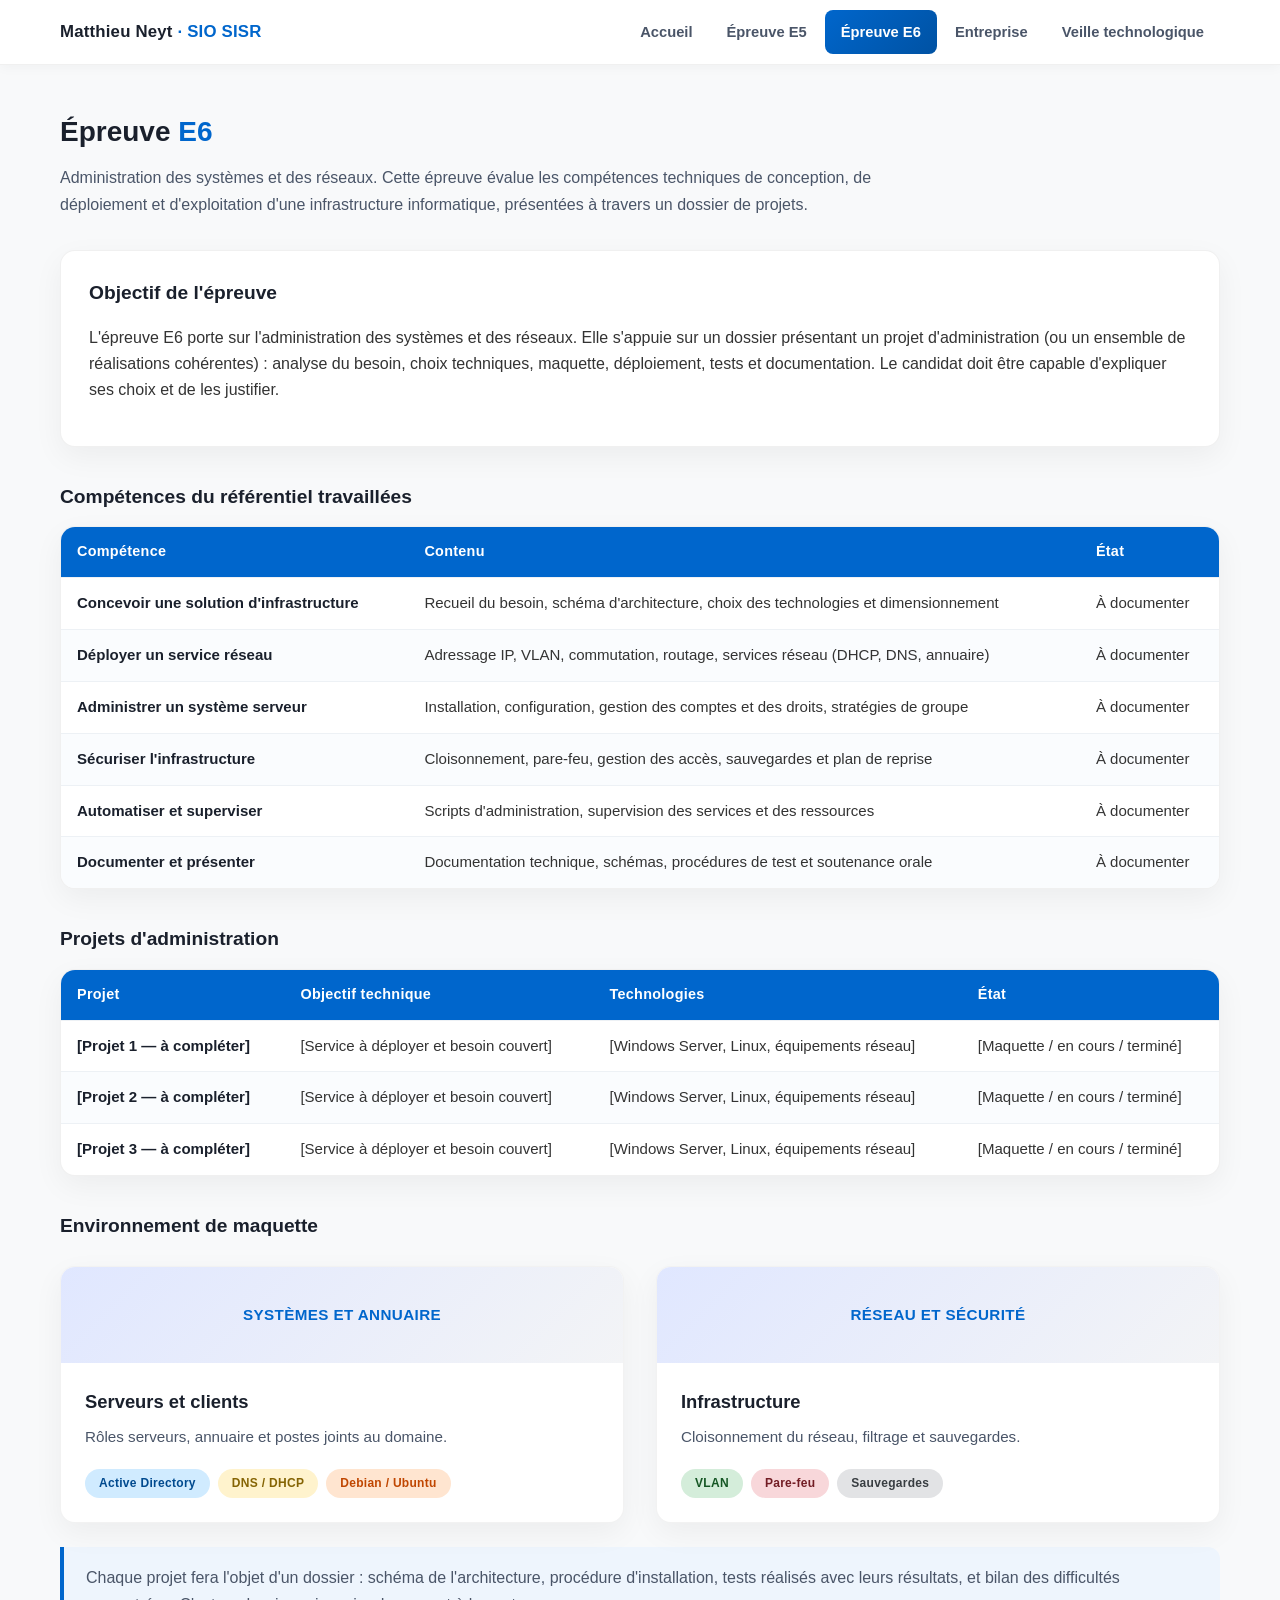
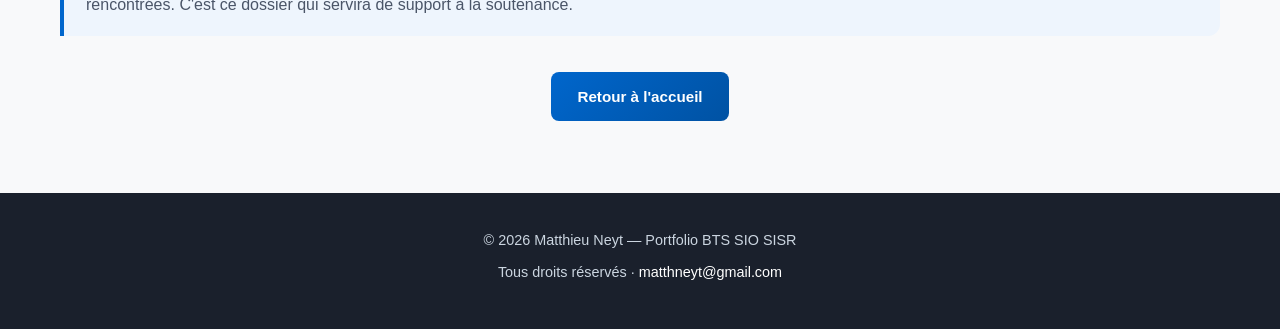
<file: e6.html>
<!DOCTYPE html>
<html lang="fr">
<head>
<meta charset="UTF-8">
<meta name="viewport" content="width=device-width, initial-scale=1.0">
<title>Épreuve E6 — Portfolio BTS SIO | Matthieu Neyt</title>
<style>
/* ============================================================
   Portfolio BTS SIO — Matthieu Neyt
   Style inspiré du modèle SIO SISR : bleu #0066CC, cartes blanches
   ============================================================ */

html{scroll-behavior:smooth;}

:root{
  --primaire:#0066CC;
  --primaire-fonce:#0052a3;
  --primaire-tres-fonce:#004080;
  --vert:#00A651;
  --orange:#FF6B35;
  --fond:#f8f9fa;
  --texte:#333333;
  --texte-fonce:#1a202c;
  --texte-doux:#4a5568;
  --carte:#ffffff;
  --bordure:rgba(0,0,0,.06);
  --ombre:0 10px 30px rgba(0,0,0,.05);
  --rayon:15px;
}

*{box-sizing:border-box;}

body{
  margin:0;
  font-family:'Segoe UI',sans-serif;
  background-color:var(--fond);
  color:var(--texte);
  line-height:1.65;
  font-size:16px;
}

a{color:var(--primaire);text-decoration:none;}
a:hover{color:var(--primaire-fonce);text-decoration:underline;}

/* ---------- Barre de navigation ---------- */
header.topbar{
  background:var(--carte);
  border-bottom:1px solid var(--bordure);
  box-shadow:0 2px 12px rgba(0,0,0,.04);
  position:sticky;
  top:0;
  z-index:100;
}
.topbar-inner{
  max-width:1200px;
  margin:0 auto;
  padding:0 20px;
  display:flex;
  align-items:center;
  justify-content:space-between;
  flex-wrap:wrap;
  gap:6px;
  min-height:64px;
}
.brand{
  font-weight:700;
  font-size:1.05rem;
  color:var(--texte-fonce);
  letter-spacing:.2px;
  padding:14px 0;
}
.brand .brand-sub{
  color:var(--primaire);
  font-weight:600;
}
nav ul{
  list-style:none;
  margin:0;
  padding:0;
  display:flex;
  flex-wrap:wrap;
  gap:2px;
}
nav a{
  display:block;
  padding:10px 16px;
  border-radius:8px;
  color:var(--texte-doux);
  font-weight:600;
  font-size:.92rem;
  transition:all .3s ease;
}
nav a:hover{
  color:var(--primaire);
  background:#eef5fd;
  text-decoration:none;
}
nav a.actif{
  color:#fff;
  background:linear-gradient(135deg,var(--primaire) 0%,var(--primaire-fonce) 100%);
}
nav a.actif:hover{color:#fff;}

/* ---------- Bandeau d'accueil ---------- */
.hero{
  background:linear-gradient(135deg,var(--primaire) 0%,var(--primaire-tres-fonce) 100%);
  color:#fff;
  text-align:center;
  padding:64px 20px 56px;
}
.hero h1{
  margin:0;
  font-size:2.6rem;
  font-weight:700;
  letter-spacing:.5px;
}
.hero .statut{
  margin:14px 0 0;
  font-size:1.15rem;
  color:#d6e9fb;
}
.hero .detail{
  margin:8px 0 0;
  font-size:1rem;
  color:#b9d7f3;
}
.hero .actions{
  margin-top:26px;
  display:flex;
  flex-wrap:wrap;
  gap:12px;
  justify-content:center;
}
.btn{
  display:inline-block;
  padding:12px 26px;
  border-radius:8px;
  font-weight:600;
  font-size:.95rem;
  transition:all .3s ease;
}
.btn-primary{
  background:linear-gradient(135deg,var(--primaire) 0%,var(--primaire-fonce) 100%);
  border:1px solid rgba(255,255,255,.35);
  color:#fff;
}
.btn-primary:hover{
  background:linear-gradient(135deg,var(--primaire-fonce) 0%,var(--primaire-tres-fonce) 100%);
  transform:translateY(-2px);
  box-shadow:0 4px 12px rgba(0,102,204,.3);
  color:#fff;
  text-decoration:none;
}
.btn-clair{
  background:rgba(255,255,255,.14);
  border:1px solid rgba(255,255,255,.4);
  color:#fff;
}
.btn-clair:hover{
  background:rgba(255,255,255,.24);
  color:#fff;
  text-decoration:none;
  transform:translateY(-2px);
}

/* ---------- Conteneur ---------- */
.container{
  max-width:1200px;
  margin:0 auto;
  padding:0 20px;
}
main{padding:44px 0 72px;}

/* ---------- Titres ---------- */
h2.titre-section{
  font-size:1.75rem;
  font-weight:700;
  color:var(--texte-fonce);
  margin:0 0 10px;
}
h2.titre-section .accent{color:var(--primaire);}
p.sous-titre-section{
  color:var(--texte-doux);
  margin:0 0 32px;
  max-width:860px;
}
h3{
  font-size:1.2rem;
  font-weight:700;
  color:var(--texte-fonce);
  margin:34px 0 14px;
}

/* ---------- Cartes ---------- */
.carte{
  background:var(--carte);
  border-radius:var(--rayon);
  border:1px solid var(--bordure);
  box-shadow:var(--ombre);
  padding:26px 28px;
  margin-bottom:24px;
  transition:all .3s ease;
}
.carte h3{margin-top:0;}
.hover-lift:hover{
  transform:translateY(-5px);
  box-shadow:0 16px 40px rgba(0,102,204,.12);
}

.grille{
  display:grid;
  grid-template-columns:repeat(auto-fit,minmax(300px,1fr));
  gap:2rem;
}

/* ---------- Bandeau profil ---------- */
.profil{
  display:flex;
  gap:32px;
  align-items:center;
  flex-wrap:wrap;
  background:var(--carte);
  border-radius:var(--rayon);
  border:1px solid var(--bordure);
  box-shadow:var(--ombre);
  padding:32px;
  margin-bottom:28px;
}
.avatar{
  width:128px;
  height:128px;
  flex:0 0 128px;
  border-radius:50%;
  background:linear-gradient(135deg,var(--primaire) 0%,var(--vert) 100%);
  color:#fff;
  display:flex;
  align-items:center;
  justify-content:center;
  font-size:2.6rem;
  font-weight:700;
  letter-spacing:1px;
  box-shadow:0 8px 24px rgba(0,102,204,.25);
}
.profil .qui{flex:1 1 340px;}
.profil .qui h2{
  margin:0 0 6px;
  font-size:1.6rem;
  color:var(--texte-fonce);
}
.profil .qui .role{
  color:var(--primaire);
  font-weight:600;
  margin:0 0 14px;
}
.profil .qui p{margin:0 0 12px;color:var(--texte-doux);}

.etiquettes{display:flex;flex-wrap:wrap;gap:.5rem;margin-top:16px;}
.etiquette{
  font-size:.75rem;
  padding:5px 14px;
  border-radius:9999px;
  font-weight:600;
  letter-spacing:.025em;
}
.etiquette-bleu{background:#d0ebff;color:#004a8f;}
.etiquette-vert{background:#d4edda;color:#155724;}
.etiquette-orange{background:#ffe5d0;color:#c04600;}
.etiquette-jaune{background:#FFF3CD;color:#856404;}
.etiquette-gris{background:#e2e3e5;color:#383d41;}
.etiquette-rose{background:#F8D7DA;color:#721C24;}

ul.puces{margin:0;padding-left:20px;color:var(--texte-doux);}
ul.puces li{margin-bottom:8px;}

/* ---------- Compétences ---------- */
.competence{margin-bottom:18px;}
.competence .ligne{
  display:flex;
  justify-content:space-between;
  font-size:.93rem;
  margin-bottom:6px;
  font-weight:600;
  color:var(--texte-fonce);
}
.competence .ligne span:last-child{color:var(--texte-doux);font-weight:500;}
.barre{
  height:9px;
  background:#e9eef4;
  border-radius:9999px;
  overflow:hidden;
}
.barre i{
  display:block;
  height:100%;
  background:linear-gradient(135deg,var(--primaire) 0%,var(--vert) 100%);
  border-radius:9999px;
}

/* ---------- Cartes de projets / fiches ---------- */
.projects-grid{
  display:grid;
  grid-template-columns:repeat(auto-fit,minmax(300px,1fr));
  gap:2rem;
  margin-top:1.5rem;
}
.project-card{
  background:#fff;
  border-radius:15px;
  overflow:hidden;
  box-shadow:0 10px 30px rgba(0,0,0,.05);
  display:flex;
  flex-direction:column;
  border:1px solid rgba(0,0,0,.05);
  transition:all .3s ease;
}
.project-card:hover{
  transform:translateY(-5px);
  box-shadow:0 16px 40px rgba(0,102,204,.12);
}
.card-head{
  height:96px;
  background:linear-gradient(135deg,#e0e7ff 0%,#f3f4f6 100%);
  display:flex;
  align-items:center;
  justify-content:center;
  color:var(--primaire);
  font-weight:700;
  font-size:.95rem;
  letter-spacing:.4px;
  text-transform:uppercase;
  text-align:center;
  padding:0 14px;
}
.card-content{
  padding:1.5rem;
  flex-grow:1;
  display:flex;
  flex-direction:column;
}
.card-content h3{
  font-size:1.15rem;
  font-weight:700;
  margin:0 0 .5rem;
  color:var(--texte-fonce);
}
.card-content p{
  color:var(--texte-doux);
  font-size:.95rem;
  margin:0 0 1.2rem;
  line-height:1.6;
  flex-grow:1;
}
.tech-tags{
  display:flex;
  flex-wrap:wrap;
  gap:.5rem;
  margin-top:auto;
}

/* ---------- Tableaux ---------- */
.tableau-wrap{
  overflow-x:auto;
  border-radius:var(--rayon);
  box-shadow:var(--ombre);
  border:1px solid var(--bordure);
  background:#fff;
}
table{
  width:100%;
  border-collapse:collapse;
  font-size:.94rem;
}
th,td{
  padding:13px 16px;
  text-align:left;
  border-bottom:1px solid #edf1f5;
  vertical-align:top;
}
th{
  background:var(--primaire);
  color:#fff;
  font-weight:600;
  font-size:.9rem;
  letter-spacing:.02em;
}
tbody tr:nth-child(even){background:#fafcfe;}
tbody tr:last-child td{border-bottom:none;}
td strong{color:var(--texte-fonce);}

/* ---------- Encadré ---------- */
.encadre{
  background:#eef5fd;
  border-left:4px solid var(--primaire);
  border-radius:0 12px 12px 0;
  padding:18px 22px;
  margin:24px 0;
}
.encadre p{margin:0;color:var(--texte-doux);}

/* ---------- Veille ---------- */
.thematique{
  background:linear-gradient(135deg,var(--primaire) 0%,var(--primaire-fonce) 100%);
  color:#fff;
  padding:14px 22px;
  border-radius:12px;
  font-weight:700;
  font-size:1.08rem;
  margin:38px 0 20px;
  box-shadow:0 8px 20px rgba(0,102,204,.18);
}
.fiche{
  background:#fff;
  border-radius:var(--rayon);
  border:1px solid var(--bordure);
  box-shadow:var(--ombre);
  padding:24px 26px;
  margin-bottom:20px;
  transition:all .3s ease;
}
.fiche:hover{
  transform:translateY(-5px);
  box-shadow:0 16px 40px rgba(0,102,204,.12);
}
.fiche .meta{display:flex;flex-wrap:wrap;gap:.5rem;align-items:center;margin-bottom:12px;}
.fiche h4{margin:0 0 10px;color:var(--texte-fonce);font-size:1.1rem;}
.fiche p{margin:0 0 10px;color:var(--texte-doux);}
.fiche .source{font-size:.86rem;color:#718096;margin:0;}

.outils{
  display:grid;
  grid-template-columns:repeat(auto-fit,minmax(260px,1fr));
  gap:2rem;
  margin-top:1.5rem;
}
.outil{
  background:#fff;
  border-radius:15px;
  border:1px solid rgba(0,0,0,.05);
  box-shadow:0 10px 30px rgba(0,0,0,.05);
  padding:24px;
  transition:all .3s ease;
}
.outil:hover{
  transform:translateY(-5px);
  box-shadow:0 16px 40px rgba(0,102,204,.12);
}
.outil .logo{
  width:48px;
  height:48px;
  border-radius:12px;
  background:linear-gradient(135deg,var(--primaire) 0%,var(--vert) 100%);
  color:#fff;
  display:flex;
  align-items:center;
  justify-content:center;
  font-weight:700;
  font-size:.95rem;
  margin-bottom:14px;
}
.outil h4{margin:0 0 8px;color:var(--texte-fonce);font-size:1.05rem;}
.outil p{margin:0 0 12px;font-size:.92rem;color:var(--texte-doux);}
.outil .source{font-size:.85rem;margin:0;}

/* ---------- Pied de page ---------- */
footer.site{
  background:var(--texte-fonce);
  color:#cbd5e0;
  padding:36px 20px;
  text-align:center;
  font-size:.9rem;
}
footer.site p{margin:0 0 8px;}
footer.site a{color:#fff;text-decoration:none;}
footer.site a:hover{text-decoration:underline;}

/* ---------- Animations ---------- */
@keyframes fadeInUp{
  from{opacity:0;transform:translateY(30px);}
  to{opacity:1;transform:translateY(0);}
}
.fade-in-up{animation:fadeInUp .6s ease-out;}

/* ---------- Barre de défilement ---------- */
::-webkit-scrollbar{width:8px;}
::-webkit-scrollbar-track{background:#f1f1f1;}
::-webkit-scrollbar-thumb{background:var(--primaire);border-radius:4px;}
::-webkit-scrollbar-thumb:hover{background:var(--primaire-fonce);}

/* ---------- Mobile ---------- */
@media (max-width:768px){
  .hero h1{font-size:1.8rem;}
  .hero{padding:44px 20px 40px;}
  .topbar-inner{padding:0 1rem;}
  nav a{padding:8px 11px;font-size:.85rem;}
  .brand{font-size:.95rem;padding:12px 0;}
  .profil{padding:22px;}
  .avatar{width:92px;height:92px;flex-basis:92px;font-size:1.9rem;}
  .carte{padding:20px;}
}

</style>
</head>
<body>

<header class="topbar">
  <div class="topbar-inner">
    <div class="brand">Matthieu Neyt <span class="brand-sub">· SIO SISR</span></div>
    <nav>
      <ul>
        <li><a href="index.html">Accueil</a></li>
        <li><a href="e5.html">Épreuve E5</a></li>
        <li><a href="e6.html" class="actif">Épreuve E6</a></li>
        <li><a href="entreprise.html">Entreprise</a></li>
        <li><a href="veille.html">Veille technologique</a></li>
      </ul>
    </nav>
  </div>
</header>

<main>
  <div class="container">

    <h2 class="titre-section">Épreuve <span class="accent">E6</span></h2>
    <p class="sous-titre-section">
      Administration des systèmes et des réseaux. Cette épreuve évalue les compétences
      techniques de conception, de déploiement et d'exploitation d'une infrastructure
      informatique, présentées à travers un dossier de projets.
    </p>

    <div class="carte">
      <h3>Objectif de l'épreuve</h3>
      <p>
        L'épreuve E6 porte sur l'administration des systèmes et des réseaux. Elle
        s'appuie sur un dossier présentant un projet d'administration (ou un ensemble
        de réalisations cohérentes) : analyse du besoin, choix techniques, maquette,
        déploiement, tests et documentation. Le candidat doit être capable d'expliquer
        ses choix et de les justifier.
      </p>
    </div>

    <h3>Compétences du référentiel travaillées</h3>
    <div class="tableau-wrap">
      <table>
        <thead>
          <tr><th>Compétence</th><th>Contenu</th><th>État</th></tr>
        </thead>
        <tbody>
          <tr>
            <td><strong>Concevoir une solution d'infrastructure</strong></td>
            <td>Recueil du besoin, schéma d'architecture, choix des technologies et dimensionnement</td>
            <td>À documenter</td>
          </tr>
          <tr>
            <td><strong>Déployer un service réseau</strong></td>
            <td>Adressage IP, VLAN, commutation, routage, services réseau (DHCP, DNS, annuaire)</td>
            <td>À documenter</td>
          </tr>
          <tr>
            <td><strong>Administrer un système serveur</strong></td>
            <td>Installation, configuration, gestion des comptes et des droits, stratégies de groupe</td>
            <td>À documenter</td>
          </tr>
          <tr>
            <td><strong>Sécuriser l'infrastructure</strong></td>
            <td>Cloisonnement, pare-feu, gestion des accès, sauvegardes et plan de reprise</td>
            <td>À documenter</td>
          </tr>
          <tr>
            <td><strong>Automatiser et superviser</strong></td>
            <td>Scripts d'administration, supervision des services et des ressources</td>
            <td>À documenter</td>
          </tr>
          <tr>
            <td><strong>Documenter et présenter</strong></td>
            <td>Documentation technique, schémas, procédures de test et soutenance orale</td>
            <td>À documenter</td>
          </tr>
        </tbody>
      </table>
    </div>

    <h3>Projets d'administration</h3>
    <div class="tableau-wrap">
      <table>
        <thead>
          <tr><th>Projet</th><th>Objectif technique</th><th>Technologies</th><th>État</th></tr>
        </thead>
        <tbody>
          <tr>
            <td><strong>[Projet 1 — à compléter]</strong></td>
            <td>[Service à déployer et besoin couvert]</td>
            <td>[Windows Server, Linux, équipements réseau]</td>
            <td>[Maquette / en cours / terminé]</td>
          </tr>
          <tr>
            <td><strong>[Projet 2 — à compléter]</strong></td>
            <td>[Service à déployer et besoin couvert]</td>
            <td>[Windows Server, Linux, équipements réseau]</td>
            <td>[Maquette / en cours / terminé]</td>
          </tr>
          <tr>
            <td><strong>[Projet 3 — à compléter]</strong></td>
            <td>[Service à déployer et besoin couvert]</td>
            <td>[Windows Server, Linux, équipements réseau]</td>
            <td>[Maquette / en cours / terminé]</td>
          </tr>
        </tbody>
      </table>
    </div>

    <h3>Environnement de maquette</h3>
    <div class="projects-grid">
      <div class="project-card">
        <div class="card-head">Systèmes et annuaire</div>
        <div class="card-content">
          <h3>Serveurs et clients</h3>
          <p>Rôles serveurs, annuaire et postes joints au domaine.</p>
          <div class="tech-tags">
            <span class="etiquette etiquette-bleu">Active Directory</span>
            <span class="etiquette etiquette-jaune">DNS / DHCP</span>
            <span class="etiquette etiquette-orange">Debian / Ubuntu</span>
          </div>
        </div>
      </div>
      <div class="project-card">
        <div class="card-head">Réseau et sécurité</div>
        <div class="card-content">
          <h3>Infrastructure</h3>
          <p>Cloisonnement du réseau, filtrage et sauvegardes.</p>
          <div class="tech-tags">
            <span class="etiquette etiquette-vert">VLAN</span>
            <span class="etiquette etiquette-rose">Pare-feu</span>
            <span class="etiquette etiquette-gris">Sauvegardes</span>
          </div>
        </div>
      </div>
    </div>

    <div class="encadre">
      <p>
        Chaque projet fera l'objet d'un dossier : schéma de l'architecture, procédure
        d'installation, tests réalisés avec leurs résultats, et bilan des difficultés
        rencontrées. C'est ce dossier qui servira de support à la soutenance.
      </p>
    </div>

    <div style="text-align:center;margin-top:36px;">
      <a class="btn btn-primary" href="index.html" style="border:none;">Retour à l'accueil</a>
    </div>

  </div>
</main>

<footer class="site">
  <p>© 2026 Matthieu Neyt — Portfolio BTS SIO SISR</p>
  <p>Tous droits réservés · <a href="mailto:matthneyt@gmail.com">matthneyt@gmail.com</a></p>
</footer>

</body>
</html>
</file>
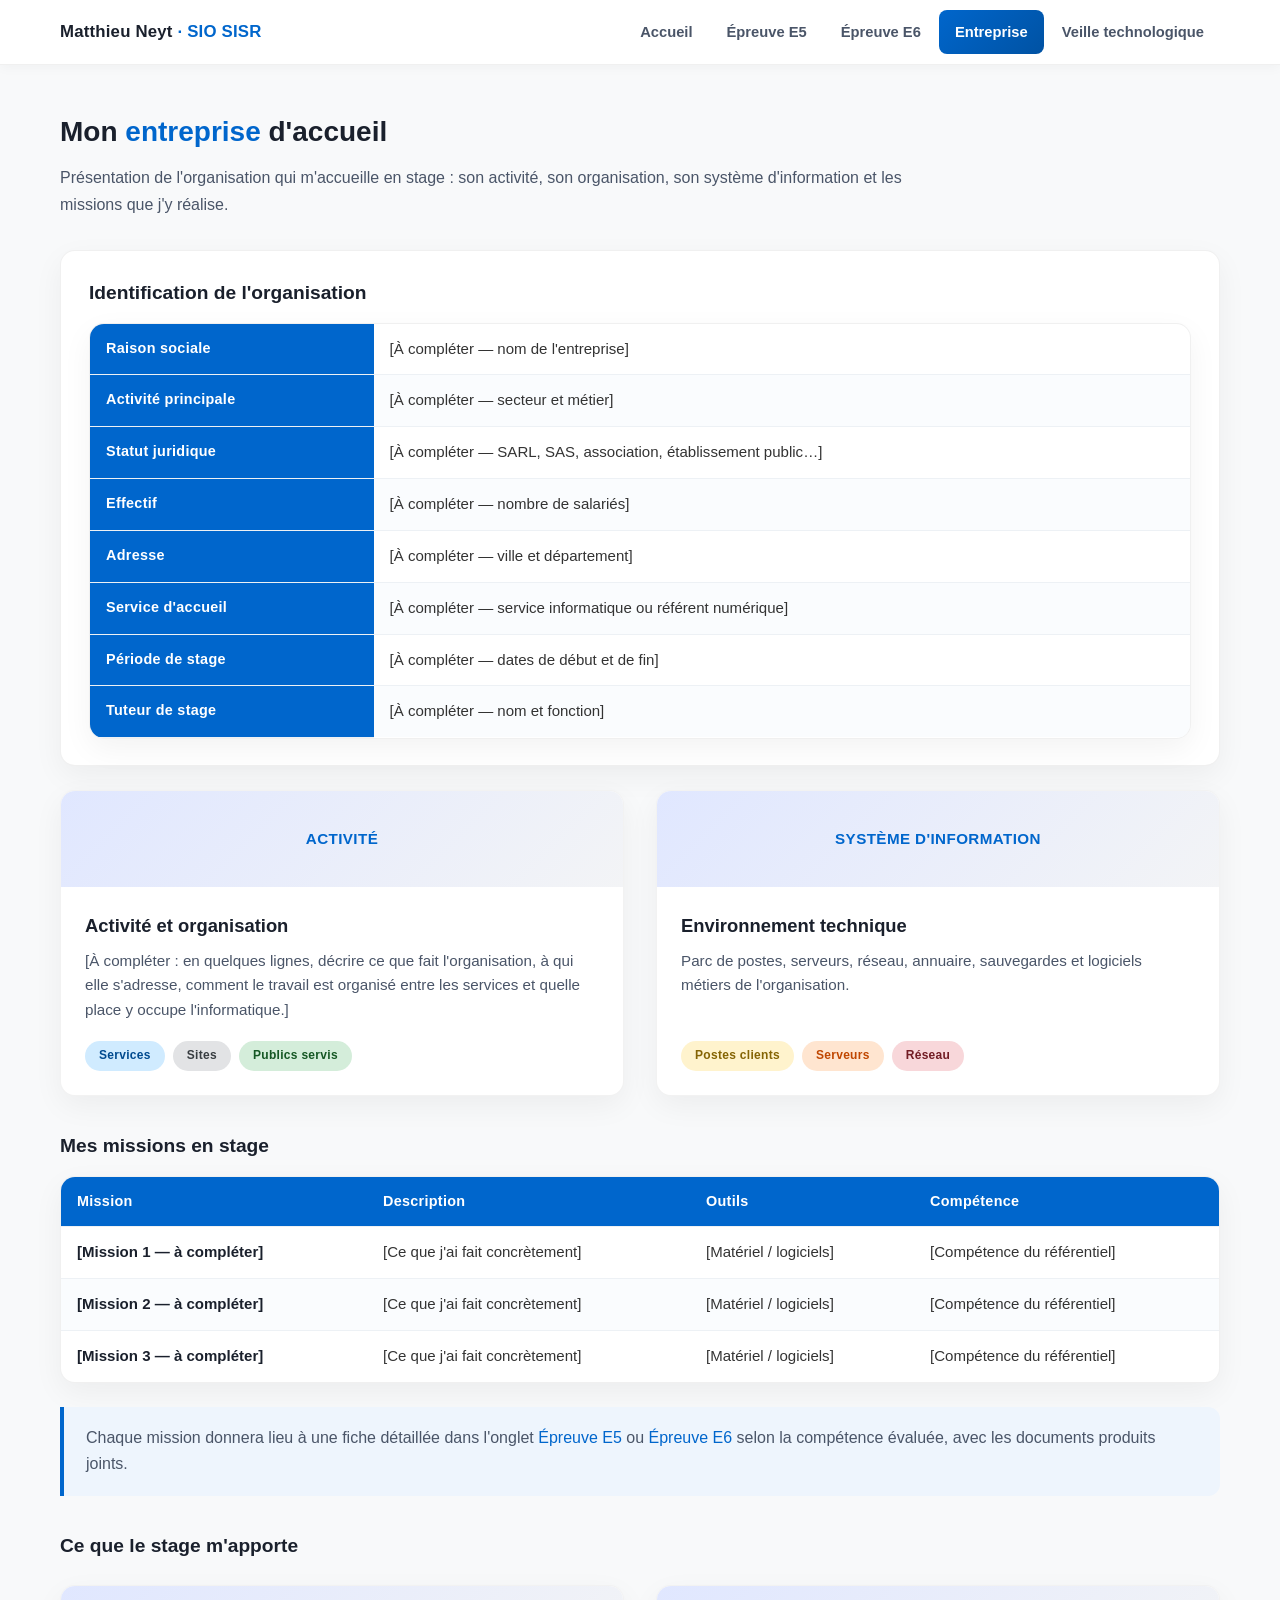
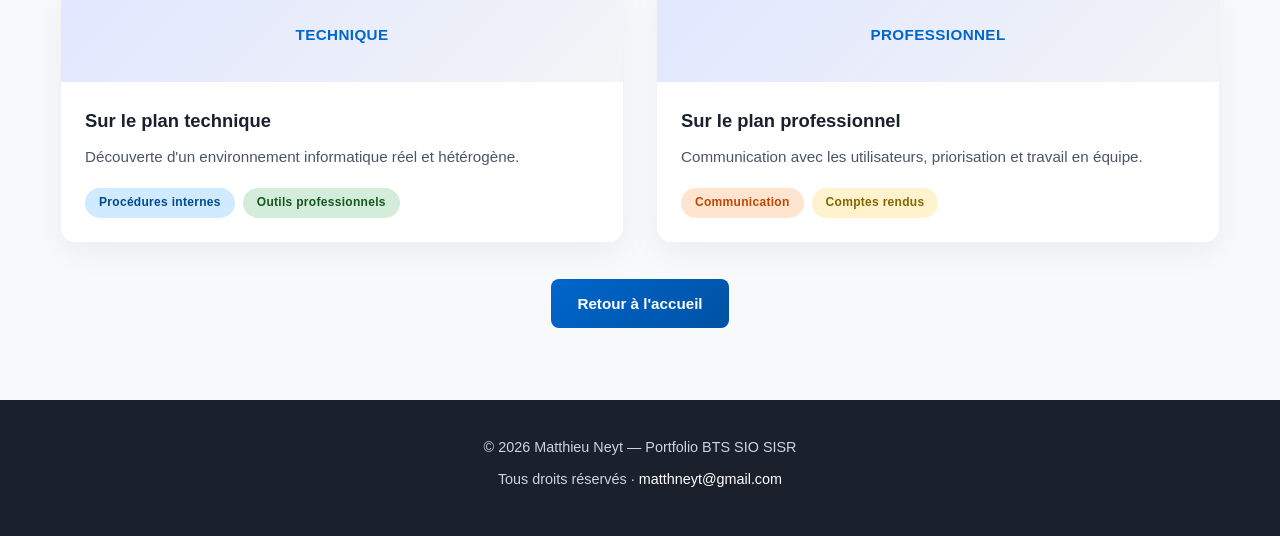
<file: entreprise.html>
<!DOCTYPE html>
<html lang="fr">
<head>
<meta charset="UTF-8">
<meta name="viewport" content="width=device-width, initial-scale=1.0">
<title>Entreprise — Portfolio BTS SIO | Matthieu Neyt</title>
<style>
/* ============================================================
   Portfolio BTS SIO — Matthieu Neyt
   Style inspiré du modèle SIO SISR : bleu #0066CC, cartes blanches
   ============================================================ */

html{scroll-behavior:smooth;}

:root{
  --primaire:#0066CC;
  --primaire-fonce:#0052a3;
  --primaire-tres-fonce:#004080;
  --vert:#00A651;
  --orange:#FF6B35;
  --fond:#f8f9fa;
  --texte:#333333;
  --texte-fonce:#1a202c;
  --texte-doux:#4a5568;
  --carte:#ffffff;
  --bordure:rgba(0,0,0,.06);
  --ombre:0 10px 30px rgba(0,0,0,.05);
  --rayon:15px;
}

*{box-sizing:border-box;}

body{
  margin:0;
  font-family:'Segoe UI',sans-serif;
  background-color:var(--fond);
  color:var(--texte);
  line-height:1.65;
  font-size:16px;
}

a{color:var(--primaire);text-decoration:none;}
a:hover{color:var(--primaire-fonce);text-decoration:underline;}

/* ---------- Barre de navigation ---------- */
header.topbar{
  background:var(--carte);
  border-bottom:1px solid var(--bordure);
  box-shadow:0 2px 12px rgba(0,0,0,.04);
  position:sticky;
  top:0;
  z-index:100;
}
.topbar-inner{
  max-width:1200px;
  margin:0 auto;
  padding:0 20px;
  display:flex;
  align-items:center;
  justify-content:space-between;
  flex-wrap:wrap;
  gap:6px;
  min-height:64px;
}
.brand{
  font-weight:700;
  font-size:1.05rem;
  color:var(--texte-fonce);
  letter-spacing:.2px;
  padding:14px 0;
}
.brand .brand-sub{
  color:var(--primaire);
  font-weight:600;
}
nav ul{
  list-style:none;
  margin:0;
  padding:0;
  display:flex;
  flex-wrap:wrap;
  gap:2px;
}
nav a{
  display:block;
  padding:10px 16px;
  border-radius:8px;
  color:var(--texte-doux);
  font-weight:600;
  font-size:.92rem;
  transition:all .3s ease;
}
nav a:hover{
  color:var(--primaire);
  background:#eef5fd;
  text-decoration:none;
}
nav a.actif{
  color:#fff;
  background:linear-gradient(135deg,var(--primaire) 0%,var(--primaire-fonce) 100%);
}
nav a.actif:hover{color:#fff;}

/* ---------- Bandeau d'accueil ---------- */
.hero{
  background:linear-gradient(135deg,var(--primaire) 0%,var(--primaire-tres-fonce) 100%);
  color:#fff;
  text-align:center;
  padding:64px 20px 56px;
}
.hero h1{
  margin:0;
  font-size:2.6rem;
  font-weight:700;
  letter-spacing:.5px;
}
.hero .statut{
  margin:14px 0 0;
  font-size:1.15rem;
  color:#d6e9fb;
}
.hero .detail{
  margin:8px 0 0;
  font-size:1rem;
  color:#b9d7f3;
}
.hero .actions{
  margin-top:26px;
  display:flex;
  flex-wrap:wrap;
  gap:12px;
  justify-content:center;
}
.btn{
  display:inline-block;
  padding:12px 26px;
  border-radius:8px;
  font-weight:600;
  font-size:.95rem;
  transition:all .3s ease;
}
.btn-primary{
  background:linear-gradient(135deg,var(--primaire) 0%,var(--primaire-fonce) 100%);
  border:1px solid rgba(255,255,255,.35);
  color:#fff;
}
.btn-primary:hover{
  background:linear-gradient(135deg,var(--primaire-fonce) 0%,var(--primaire-tres-fonce) 100%);
  transform:translateY(-2px);
  box-shadow:0 4px 12px rgba(0,102,204,.3);
  color:#fff;
  text-decoration:none;
}
.btn-clair{
  background:rgba(255,255,255,.14);
  border:1px solid rgba(255,255,255,.4);
  color:#fff;
}
.btn-clair:hover{
  background:rgba(255,255,255,.24);
  color:#fff;
  text-decoration:none;
  transform:translateY(-2px);
}

/* ---------- Conteneur ---------- */
.container{
  max-width:1200px;
  margin:0 auto;
  padding:0 20px;
}
main{padding:44px 0 72px;}

/* ---------- Titres ---------- */
h2.titre-section{
  font-size:1.75rem;
  font-weight:700;
  color:var(--texte-fonce);
  margin:0 0 10px;
}
h2.titre-section .accent{color:var(--primaire);}
p.sous-titre-section{
  color:var(--texte-doux);
  margin:0 0 32px;
  max-width:860px;
}
h3{
  font-size:1.2rem;
  font-weight:700;
  color:var(--texte-fonce);
  margin:34px 0 14px;
}

/* ---------- Cartes ---------- */
.carte{
  background:var(--carte);
  border-radius:var(--rayon);
  border:1px solid var(--bordure);
  box-shadow:var(--ombre);
  padding:26px 28px;
  margin-bottom:24px;
  transition:all .3s ease;
}
.carte h3{margin-top:0;}
.hover-lift:hover{
  transform:translateY(-5px);
  box-shadow:0 16px 40px rgba(0,102,204,.12);
}

.grille{
  display:grid;
  grid-template-columns:repeat(auto-fit,minmax(300px,1fr));
  gap:2rem;
}

/* ---------- Bandeau profil ---------- */
.profil{
  display:flex;
  gap:32px;
  align-items:center;
  flex-wrap:wrap;
  background:var(--carte);
  border-radius:var(--rayon);
  border:1px solid var(--bordure);
  box-shadow:var(--ombre);
  padding:32px;
  margin-bottom:28px;
}
.avatar{
  width:128px;
  height:128px;
  flex:0 0 128px;
  border-radius:50%;
  background:linear-gradient(135deg,var(--primaire) 0%,var(--vert) 100%);
  color:#fff;
  display:flex;
  align-items:center;
  justify-content:center;
  font-size:2.6rem;
  font-weight:700;
  letter-spacing:1px;
  box-shadow:0 8px 24px rgba(0,102,204,.25);
}
.profil .qui{flex:1 1 340px;}
.profil .qui h2{
  margin:0 0 6px;
  font-size:1.6rem;
  color:var(--texte-fonce);
}
.profil .qui .role{
  color:var(--primaire);
  font-weight:600;
  margin:0 0 14px;
}
.profil .qui p{margin:0 0 12px;color:var(--texte-doux);}

.etiquettes{display:flex;flex-wrap:wrap;gap:.5rem;margin-top:16px;}
.etiquette{
  font-size:.75rem;
  padding:5px 14px;
  border-radius:9999px;
  font-weight:600;
  letter-spacing:.025em;
}
.etiquette-bleu{background:#d0ebff;color:#004a8f;}
.etiquette-vert{background:#d4edda;color:#155724;}
.etiquette-orange{background:#ffe5d0;color:#c04600;}
.etiquette-jaune{background:#FFF3CD;color:#856404;}
.etiquette-gris{background:#e2e3e5;color:#383d41;}
.etiquette-rose{background:#F8D7DA;color:#721C24;}

ul.puces{margin:0;padding-left:20px;color:var(--texte-doux);}
ul.puces li{margin-bottom:8px;}

/* ---------- Compétences ---------- */
.competence{margin-bottom:18px;}
.competence .ligne{
  display:flex;
  justify-content:space-between;
  font-size:.93rem;
  margin-bottom:6px;
  font-weight:600;
  color:var(--texte-fonce);
}
.competence .ligne span:last-child{color:var(--texte-doux);font-weight:500;}
.barre{
  height:9px;
  background:#e9eef4;
  border-radius:9999px;
  overflow:hidden;
}
.barre i{
  display:block;
  height:100%;
  background:linear-gradient(135deg,var(--primaire) 0%,var(--vert) 100%);
  border-radius:9999px;
}

/* ---------- Cartes de projets / fiches ---------- */
.projects-grid{
  display:grid;
  grid-template-columns:repeat(auto-fit,minmax(300px,1fr));
  gap:2rem;
  margin-top:1.5rem;
}
.project-card{
  background:#fff;
  border-radius:15px;
  overflow:hidden;
  box-shadow:0 10px 30px rgba(0,0,0,.05);
  display:flex;
  flex-direction:column;
  border:1px solid rgba(0,0,0,.05);
  transition:all .3s ease;
}
.project-card:hover{
  transform:translateY(-5px);
  box-shadow:0 16px 40px rgba(0,102,204,.12);
}
.card-head{
  height:96px;
  background:linear-gradient(135deg,#e0e7ff 0%,#f3f4f6 100%);
  display:flex;
  align-items:center;
  justify-content:center;
  color:var(--primaire);
  font-weight:700;
  font-size:.95rem;
  letter-spacing:.4px;
  text-transform:uppercase;
  text-align:center;
  padding:0 14px;
}
.card-content{
  padding:1.5rem;
  flex-grow:1;
  display:flex;
  flex-direction:column;
}
.card-content h3{
  font-size:1.15rem;
  font-weight:700;
  margin:0 0 .5rem;
  color:var(--texte-fonce);
}
.card-content p{
  color:var(--texte-doux);
  font-size:.95rem;
  margin:0 0 1.2rem;
  line-height:1.6;
  flex-grow:1;
}
.tech-tags{
  display:flex;
  flex-wrap:wrap;
  gap:.5rem;
  margin-top:auto;
}

/* ---------- Tableaux ---------- */
.tableau-wrap{
  overflow-x:auto;
  border-radius:var(--rayon);
  box-shadow:var(--ombre);
  border:1px solid var(--bordure);
  background:#fff;
}
table{
  width:100%;
  border-collapse:collapse;
  font-size:.94rem;
}
th,td{
  padding:13px 16px;
  text-align:left;
  border-bottom:1px solid #edf1f5;
  vertical-align:top;
}
th{
  background:var(--primaire);
  color:#fff;
  font-weight:600;
  font-size:.9rem;
  letter-spacing:.02em;
}
tbody tr:nth-child(even){background:#fafcfe;}
tbody tr:last-child td{border-bottom:none;}
td strong{color:var(--texte-fonce);}

/* ---------- Encadré ---------- */
.encadre{
  background:#eef5fd;
  border-left:4px solid var(--primaire);
  border-radius:0 12px 12px 0;
  padding:18px 22px;
  margin:24px 0;
}
.encadre p{margin:0;color:var(--texte-doux);}

/* ---------- Veille ---------- */
.thematique{
  background:linear-gradient(135deg,var(--primaire) 0%,var(--primaire-fonce) 100%);
  color:#fff;
  padding:14px 22px;
  border-radius:12px;
  font-weight:700;
  font-size:1.08rem;
  margin:38px 0 20px;
  box-shadow:0 8px 20px rgba(0,102,204,.18);
}
.fiche{
  background:#fff;
  border-radius:var(--rayon);
  border:1px solid var(--bordure);
  box-shadow:var(--ombre);
  padding:24px 26px;
  margin-bottom:20px;
  transition:all .3s ease;
}
.fiche:hover{
  transform:translateY(-5px);
  box-shadow:0 16px 40px rgba(0,102,204,.12);
}
.fiche .meta{display:flex;flex-wrap:wrap;gap:.5rem;align-items:center;margin-bottom:12px;}
.fiche h4{margin:0 0 10px;color:var(--texte-fonce);font-size:1.1rem;}
.fiche p{margin:0 0 10px;color:var(--texte-doux);}
.fiche .source{font-size:.86rem;color:#718096;margin:0;}

.outils{
  display:grid;
  grid-template-columns:repeat(auto-fit,minmax(260px,1fr));
  gap:2rem;
  margin-top:1.5rem;
}
.outil{
  background:#fff;
  border-radius:15px;
  border:1px solid rgba(0,0,0,.05);
  box-shadow:0 10px 30px rgba(0,0,0,.05);
  padding:24px;
  transition:all .3s ease;
}
.outil:hover{
  transform:translateY(-5px);
  box-shadow:0 16px 40px rgba(0,102,204,.12);
}
.outil .logo{
  width:48px;
  height:48px;
  border-radius:12px;
  background:linear-gradient(135deg,var(--primaire) 0%,var(--vert) 100%);
  color:#fff;
  display:flex;
  align-items:center;
  justify-content:center;
  font-weight:700;
  font-size:.95rem;
  margin-bottom:14px;
}
.outil h4{margin:0 0 8px;color:var(--texte-fonce);font-size:1.05rem;}
.outil p{margin:0 0 12px;font-size:.92rem;color:var(--texte-doux);}
.outil .source{font-size:.85rem;margin:0;}

/* ---------- Pied de page ---------- */
footer.site{
  background:var(--texte-fonce);
  color:#cbd5e0;
  padding:36px 20px;
  text-align:center;
  font-size:.9rem;
}
footer.site p{margin:0 0 8px;}
footer.site a{color:#fff;text-decoration:none;}
footer.site a:hover{text-decoration:underline;}

/* ---------- Animations ---------- */
@keyframes fadeInUp{
  from{opacity:0;transform:translateY(30px);}
  to{opacity:1;transform:translateY(0);}
}
.fade-in-up{animation:fadeInUp .6s ease-out;}

/* ---------- Barre de défilement ---------- */
::-webkit-scrollbar{width:8px;}
::-webkit-scrollbar-track{background:#f1f1f1;}
::-webkit-scrollbar-thumb{background:var(--primaire);border-radius:4px;}
::-webkit-scrollbar-thumb:hover{background:var(--primaire-fonce);}

/* ---------- Mobile ---------- */
@media (max-width:768px){
  .hero h1{font-size:1.8rem;}
  .hero{padding:44px 20px 40px;}
  .topbar-inner{padding:0 1rem;}
  nav a{padding:8px 11px;font-size:.85rem;}
  .brand{font-size:.95rem;padding:12px 0;}
  .profil{padding:22px;}
  .avatar{width:92px;height:92px;flex-basis:92px;font-size:1.9rem;}
  .carte{padding:20px;}
}

</style>
</head>
<body>

<header class="topbar">
  <div class="topbar-inner">
    <div class="brand">Matthieu Neyt <span class="brand-sub">· SIO SISR</span></div>
    <nav>
      <ul>
        <li><a href="index.html">Accueil</a></li>
        <li><a href="e5.html">Épreuve E5</a></li>
        <li><a href="e6.html">Épreuve E6</a></li>
        <li><a href="entreprise.html" class="actif">Entreprise</a></li>
        <li><a href="veille.html">Veille technologique</a></li>
      </ul>
    </nav>
  </div>
</header>

<main>
  <div class="container">

    <h2 class="titre-section">Mon <span class="accent">entreprise</span> d'accueil</h2>
    <p class="sous-titre-section">
      Présentation de l'organisation qui m'accueille en stage : son activité, son
      organisation, son système d'information et les missions que j'y réalise.
    </p>

    <div class="carte">
      <h3>Identification de l'organisation</h3>
      <div class="tableau-wrap">
        <table>
          <tbody>
            <tr><th>Raison sociale</th><td>[À compléter — nom de l'entreprise]</td></tr>
            <tr><th>Activité principale</th><td>[À compléter — secteur et métier]</td></tr>
            <tr><th>Statut juridique</th><td>[À compléter — SARL, SAS, association, établissement public…]</td></tr>
            <tr><th>Effectif</th><td>[À compléter — nombre de salariés]</td></tr>
            <tr><th>Adresse</th><td>[À compléter — ville et département]</td></tr>
            <tr><th>Service d'accueil</th><td>[À compléter — service informatique ou référent numérique]</td></tr>
            <tr><th>Période de stage</th><td>[À compléter — dates de début et de fin]</td></tr>
            <tr><th>Tuteur de stage</th><td>[À compléter — nom et fonction]</td></tr>
          </tbody>
        </table>
      </div>
    </div>

    <div class="projects-grid">
      <div class="project-card">
        <div class="card-head">Activité</div>
        <div class="card-content">
          <h3>Activité et organisation</h3>
          <p>
            [À compléter : en quelques lignes, décrire ce que fait l'organisation, à qui
            elle s'adresse, comment le travail est organisé entre les services et quelle
            place y occupe l'informatique.]
          </p>
          <div class="tech-tags">
            <span class="etiquette etiquette-bleu">Services</span>
            <span class="etiquette etiquette-gris">Sites</span>
            <span class="etiquette etiquette-vert">Publics servis</span>
          </div>
        </div>
      </div>

      <div class="project-card">
        <div class="card-head">Système d'information</div>
        <div class="card-content">
          <h3>Environnement technique</h3>
          <p>
            Parc de postes, serveurs, réseau, annuaire, sauvegardes et logiciels métiers
            de l'organisation.
          </p>
          <div class="tech-tags">
            <span class="etiquette etiquette-jaune">Postes clients</span>
            <span class="etiquette etiquette-orange">Serveurs</span>
            <span class="etiquette etiquette-rose">Réseau</span>
          </div>
        </div>
      </div>
    </div>

    <h3>Mes missions en stage</h3>
    <div class="tableau-wrap">
      <table>
        <thead>
          <tr><th>Mission</th><th>Description</th><th>Outils</th><th>Compétence</th></tr>
        </thead>
        <tbody>
          <tr>
            <td><strong>[Mission 1 — à compléter]</strong></td>
            <td>[Ce que j'ai fait concrètement]</td>
            <td>[Matériel / logiciels]</td>
            <td>[Compétence du référentiel]</td>
          </tr>
          <tr>
            <td><strong>[Mission 2 — à compléter]</strong></td>
            <td>[Ce que j'ai fait concrètement]</td>
            <td>[Matériel / logiciels]</td>
            <td>[Compétence du référentiel]</td>
          </tr>
          <tr>
            <td><strong>[Mission 3 — à compléter]</strong></td>
            <td>[Ce que j'ai fait concrètement]</td>
            <td>[Matériel / logiciels]</td>
            <td>[Compétence du référentiel]</td>
          </tr>
        </tbody>
      </table>
    </div>

    <div class="encadre">
      <p>
        Chaque mission donnera lieu à une fiche détaillée dans l'onglet
        <a href="e5.html">Épreuve E5</a> ou <a href="e6.html">Épreuve E6</a> selon la
        compétence évaluée, avec les documents produits joints.
      </p>
    </div>

    <h3>Ce que le stage m'apporte</h3>
    <div class="projects-grid">
      <div class="project-card">
        <div class="card-head">Technique</div>
        <div class="card-content">
          <h3>Sur le plan technique</h3>
          <p>Découverte d'un environnement informatique réel et hétérogène.</p>
          <div class="tech-tags">
            <span class="etiquette etiquette-bleu">Procédures internes</span>
            <span class="etiquette etiquette-vert">Outils professionnels</span>
          </div>
        </div>
      </div>
      <div class="project-card">
        <div class="card-head">Professionnel</div>
        <div class="card-content">
          <h3>Sur le plan professionnel</h3>
          <p>Communication avec les utilisateurs, priorisation et travail en équipe.</p>
          <div class="tech-tags">
            <span class="etiquette etiquette-orange">Communication</span>
            <span class="etiquette etiquette-jaune">Comptes rendus</span>
          </div>
        </div>
      </div>
    </div>

    <div style="text-align:center;margin-top:36px;">
      <a class="btn btn-primary" href="index.html" style="border:none;">Retour à l'accueil</a>
    </div>

  </div>
</main>

<footer class="site">
  <p>© 2026 Matthieu Neyt — Portfolio BTS SIO SISR</p>
  <p>Tous droits réservés · <a href="mailto:matthneyt@gmail.com">matthneyt@gmail.com</a></p>
</footer>

</body>
</html>
</file>
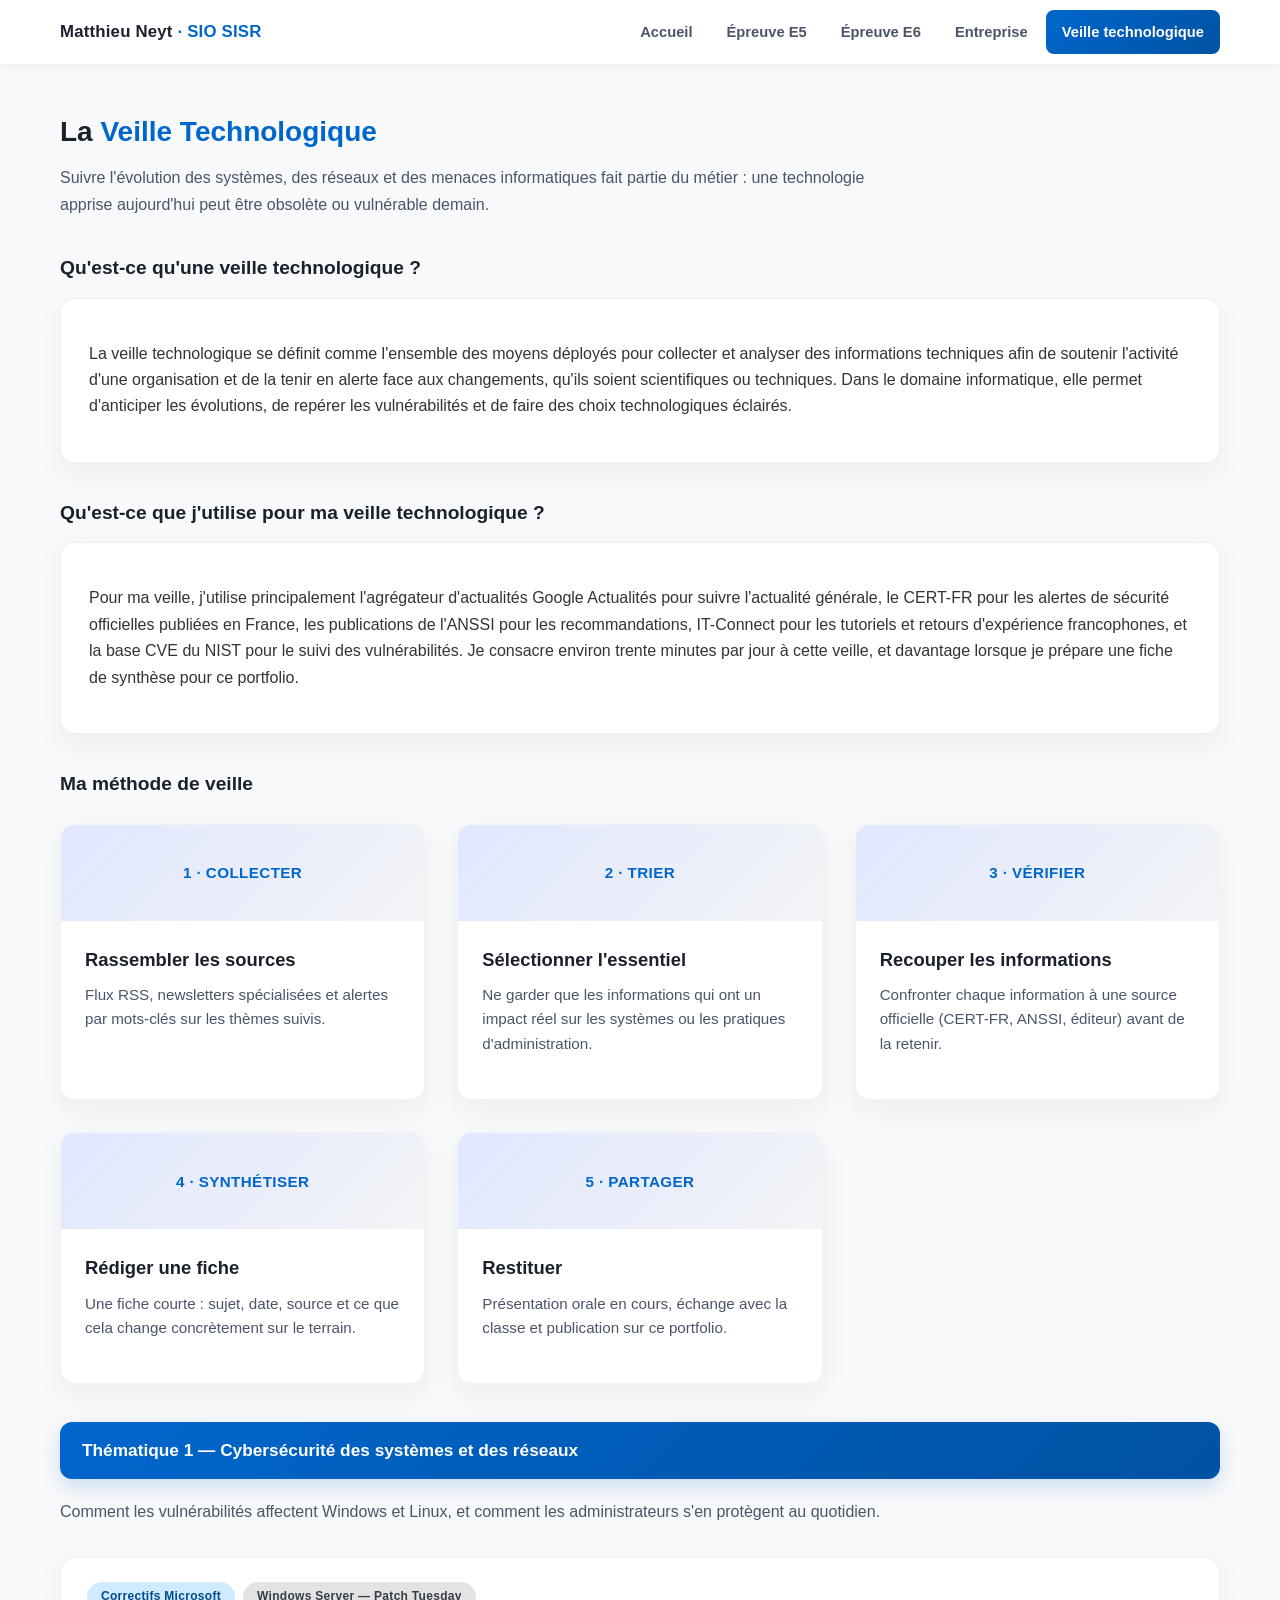
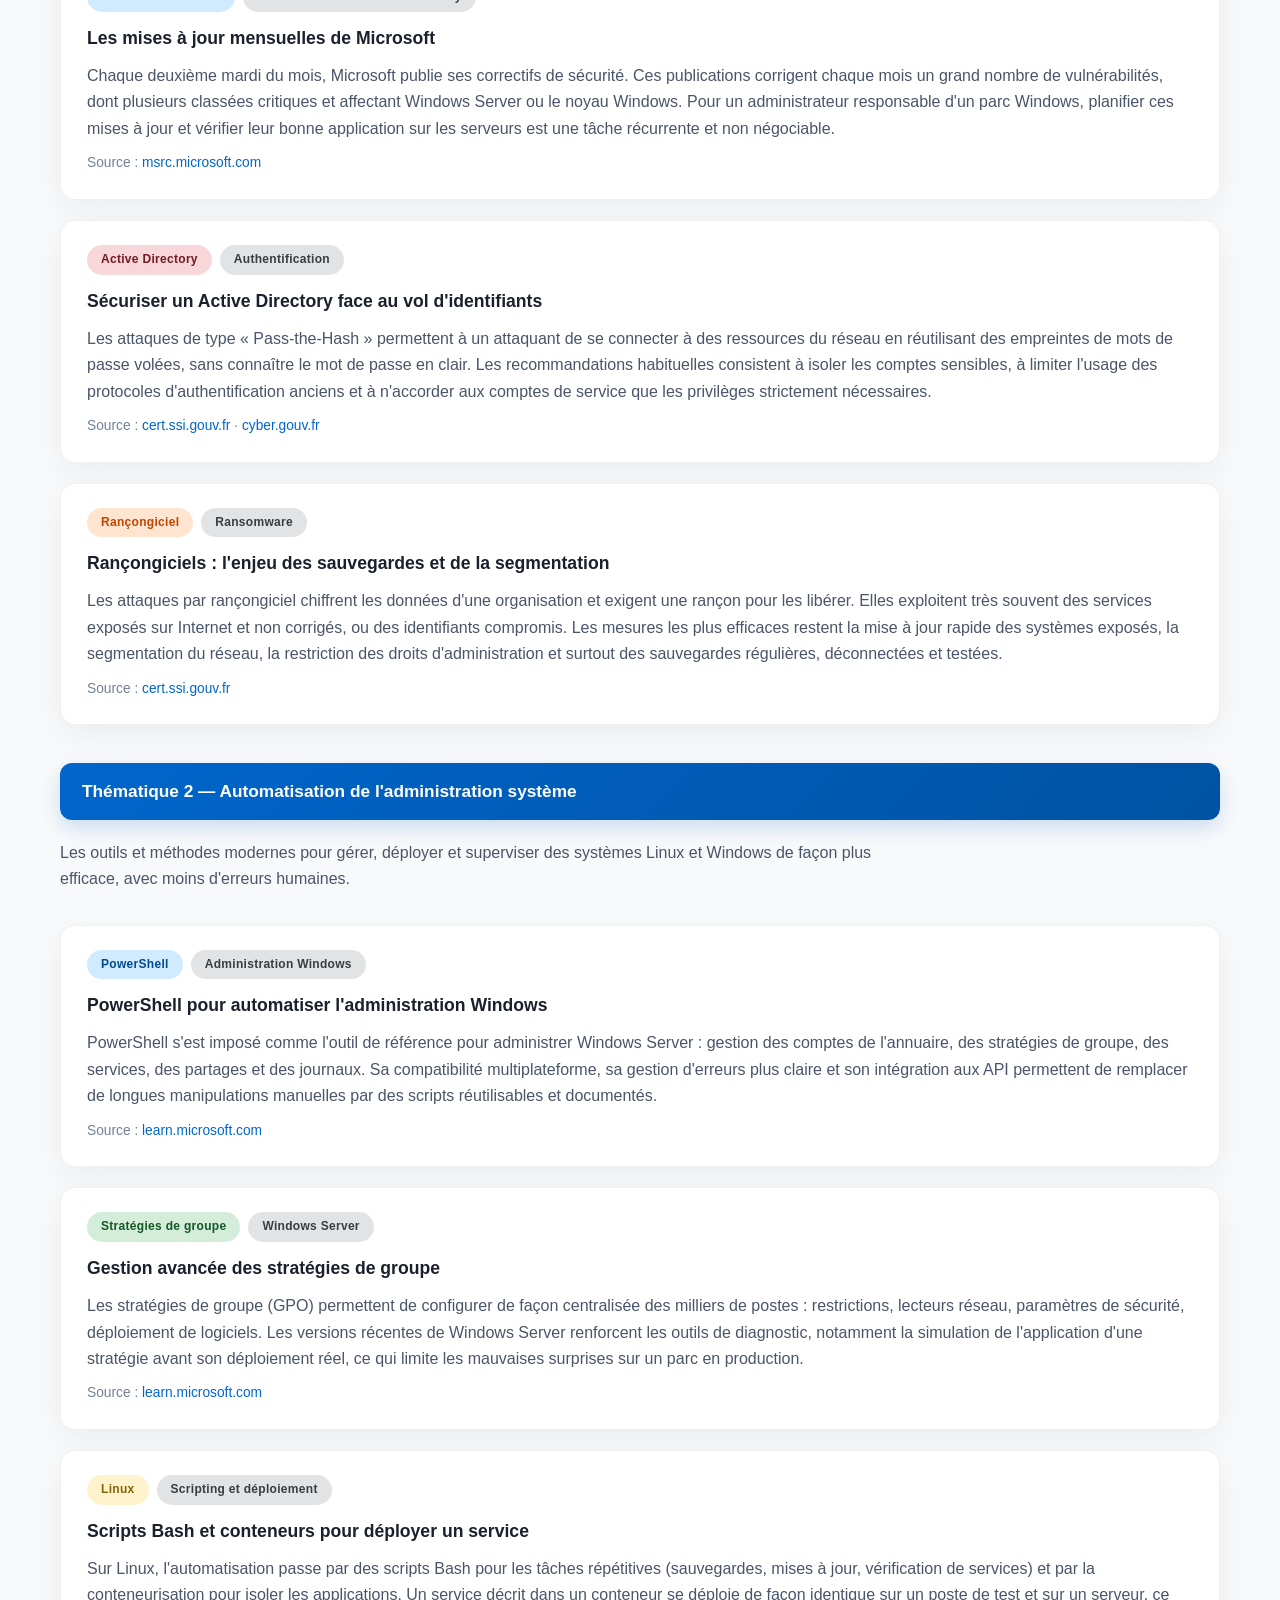
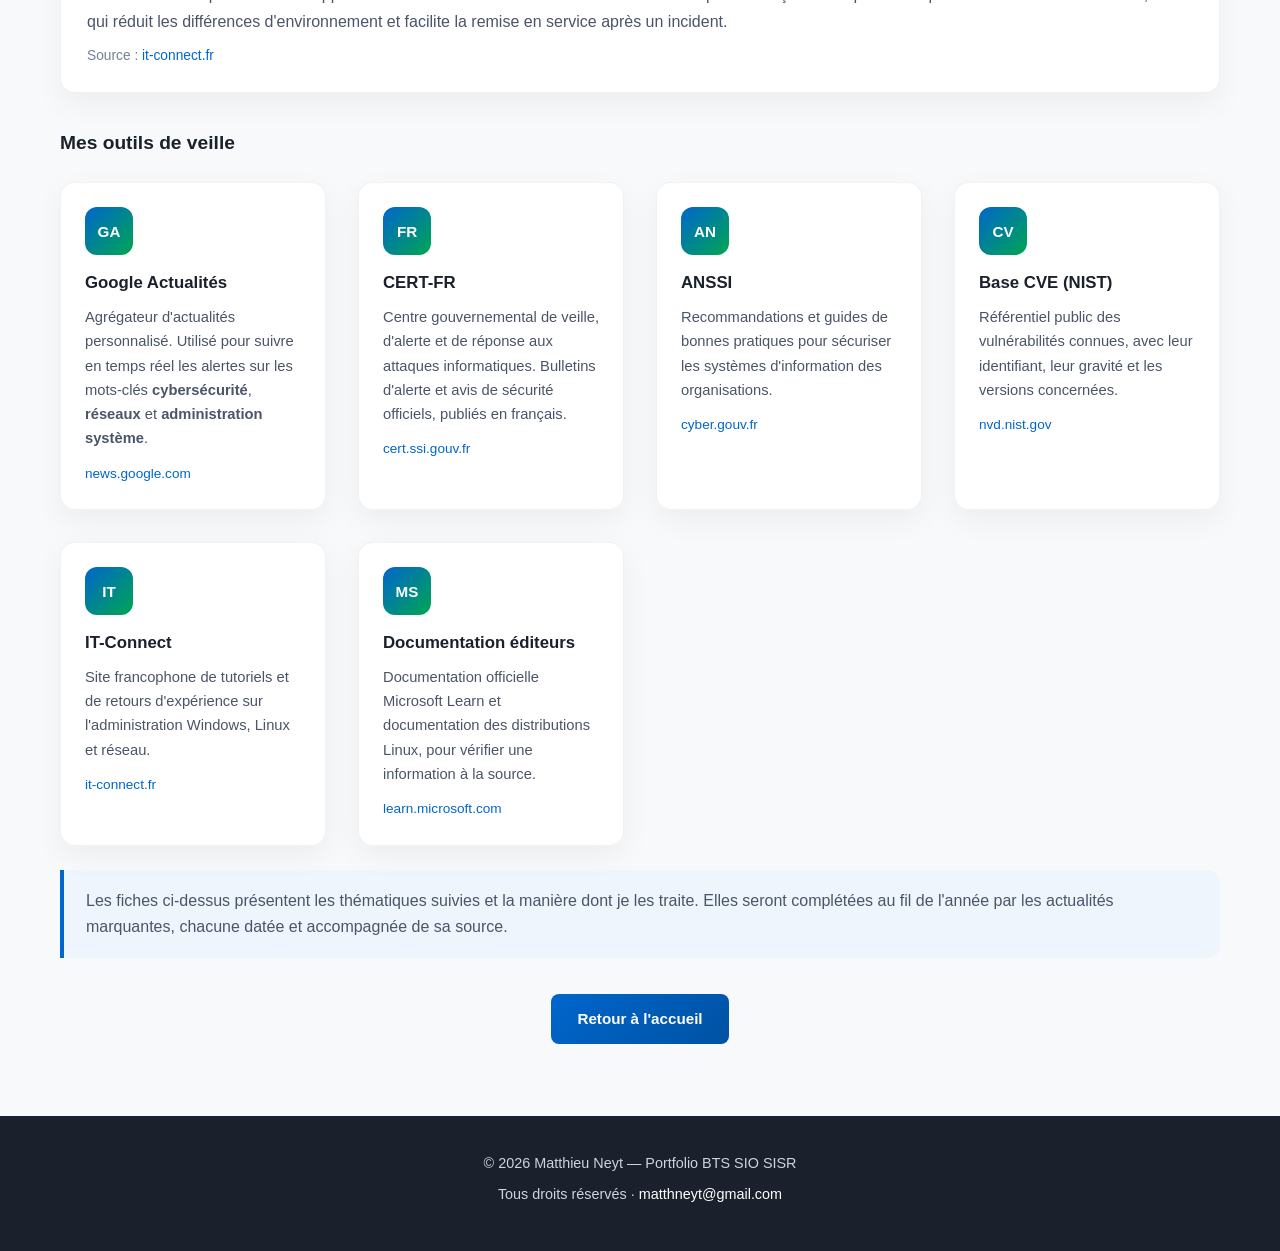
<file: veille.html>
<!DOCTYPE html>
<html lang="fr">
<head>
<meta charset="UTF-8">
<meta name="viewport" content="width=device-width, initial-scale=1.0">
<title>Veille technologique — Portfolio BTS SIO | Matthieu Neyt</title>
<style>
/* ============================================================
   Portfolio BTS SIO — Matthieu Neyt
   Style inspiré du modèle SIO SISR : bleu #0066CC, cartes blanches
   ============================================================ */

html{scroll-behavior:smooth;}

:root{
  --primaire:#0066CC;
  --primaire-fonce:#0052a3;
  --primaire-tres-fonce:#004080;
  --vert:#00A651;
  --orange:#FF6B35;
  --fond:#f8f9fa;
  --texte:#333333;
  --texte-fonce:#1a202c;
  --texte-doux:#4a5568;
  --carte:#ffffff;
  --bordure:rgba(0,0,0,.06);
  --ombre:0 10px 30px rgba(0,0,0,.05);
  --rayon:15px;
}

*{box-sizing:border-box;}

body{
  margin:0;
  font-family:'Segoe UI',sans-serif;
  background-color:var(--fond);
  color:var(--texte);
  line-height:1.65;
  font-size:16px;
}

a{color:var(--primaire);text-decoration:none;}
a:hover{color:var(--primaire-fonce);text-decoration:underline;}

/* ---------- Barre de navigation ---------- */
header.topbar{
  background:var(--carte);
  border-bottom:1px solid var(--bordure);
  box-shadow:0 2px 12px rgba(0,0,0,.04);
  position:sticky;
  top:0;
  z-index:100;
}
.topbar-inner{
  max-width:1200px;
  margin:0 auto;
  padding:0 20px;
  display:flex;
  align-items:center;
  justify-content:space-between;
  flex-wrap:wrap;
  gap:6px;
  min-height:64px;
}
.brand{
  font-weight:700;
  font-size:1.05rem;
  color:var(--texte-fonce);
  letter-spacing:.2px;
  padding:14px 0;
}
.brand .brand-sub{
  color:var(--primaire);
  font-weight:600;
}
nav ul{
  list-style:none;
  margin:0;
  padding:0;
  display:flex;
  flex-wrap:wrap;
  gap:2px;
}
nav a{
  display:block;
  padding:10px 16px;
  border-radius:8px;
  color:var(--texte-doux);
  font-weight:600;
  font-size:.92rem;
  transition:all .3s ease;
}
nav a:hover{
  color:var(--primaire);
  background:#eef5fd;
  text-decoration:none;
}
nav a.actif{
  color:#fff;
  background:linear-gradient(135deg,var(--primaire) 0%,var(--primaire-fonce) 100%);
}
nav a.actif:hover{color:#fff;}

/* ---------- Bandeau d'accueil ---------- */
.hero{
  background:linear-gradient(135deg,var(--primaire) 0%,var(--primaire-tres-fonce) 100%);
  color:#fff;
  text-align:center;
  padding:64px 20px 56px;
}
.hero h1{
  margin:0;
  font-size:2.6rem;
  font-weight:700;
  letter-spacing:.5px;
}
.hero .statut{
  margin:14px 0 0;
  font-size:1.15rem;
  color:#d6e9fb;
}
.hero .detail{
  margin:8px 0 0;
  font-size:1rem;
  color:#b9d7f3;
}
.hero .actions{
  margin-top:26px;
  display:flex;
  flex-wrap:wrap;
  gap:12px;
  justify-content:center;
}
.btn{
  display:inline-block;
  padding:12px 26px;
  border-radius:8px;
  font-weight:600;
  font-size:.95rem;
  transition:all .3s ease;
}
.btn-primary{
  background:linear-gradient(135deg,var(--primaire) 0%,var(--primaire-fonce) 100%);
  border:1px solid rgba(255,255,255,.35);
  color:#fff;
}
.btn-primary:hover{
  background:linear-gradient(135deg,var(--primaire-fonce) 0%,var(--primaire-tres-fonce) 100%);
  transform:translateY(-2px);
  box-shadow:0 4px 12px rgba(0,102,204,.3);
  color:#fff;
  text-decoration:none;
}
.btn-clair{
  background:rgba(255,255,255,.14);
  border:1px solid rgba(255,255,255,.4);
  color:#fff;
}
.btn-clair:hover{
  background:rgba(255,255,255,.24);
  color:#fff;
  text-decoration:none;
  transform:translateY(-2px);
}

/* ---------- Conteneur ---------- */
.container{
  max-width:1200px;
  margin:0 auto;
  padding:0 20px;
}
main{padding:44px 0 72px;}

/* ---------- Titres ---------- */
h2.titre-section{
  font-size:1.75rem;
  font-weight:700;
  color:var(--texte-fonce);
  margin:0 0 10px;
}
h2.titre-section .accent{color:var(--primaire);}
p.sous-titre-section{
  color:var(--texte-doux);
  margin:0 0 32px;
  max-width:860px;
}
h3{
  font-size:1.2rem;
  font-weight:700;
  color:var(--texte-fonce);
  margin:34px 0 14px;
}

/* ---------- Cartes ---------- */
.carte{
  background:var(--carte);
  border-radius:var(--rayon);
  border:1px solid var(--bordure);
  box-shadow:var(--ombre);
  padding:26px 28px;
  margin-bottom:24px;
  transition:all .3s ease;
}
.carte h3{margin-top:0;}
.hover-lift:hover{
  transform:translateY(-5px);
  box-shadow:0 16px 40px rgba(0,102,204,.12);
}

.grille{
  display:grid;
  grid-template-columns:repeat(auto-fit,minmax(300px,1fr));
  gap:2rem;
}

/* ---------- Bandeau profil ---------- */
.profil{
  display:flex;
  gap:32px;
  align-items:center;
  flex-wrap:wrap;
  background:var(--carte);
  border-radius:var(--rayon);
  border:1px solid var(--bordure);
  box-shadow:var(--ombre);
  padding:32px;
  margin-bottom:28px;
}
.avatar{
  width:128px;
  height:128px;
  flex:0 0 128px;
  border-radius:50%;
  background:linear-gradient(135deg,var(--primaire) 0%,var(--vert) 100%);
  color:#fff;
  display:flex;
  align-items:center;
  justify-content:center;
  font-size:2.6rem;
  font-weight:700;
  letter-spacing:1px;
  box-shadow:0 8px 24px rgba(0,102,204,.25);
}
.profil .qui{flex:1 1 340px;}
.profil .qui h2{
  margin:0 0 6px;
  font-size:1.6rem;
  color:var(--texte-fonce);
}
.profil .qui .role{
  color:var(--primaire);
  font-weight:600;
  margin:0 0 14px;
}
.profil .qui p{margin:0 0 12px;color:var(--texte-doux);}

.etiquettes{display:flex;flex-wrap:wrap;gap:.5rem;margin-top:16px;}
.etiquette{
  font-size:.75rem;
  padding:5px 14px;
  border-radius:9999px;
  font-weight:600;
  letter-spacing:.025em;
}
.etiquette-bleu{background:#d0ebff;color:#004a8f;}
.etiquette-vert{background:#d4edda;color:#155724;}
.etiquette-orange{background:#ffe5d0;color:#c04600;}
.etiquette-jaune{background:#FFF3CD;color:#856404;}
.etiquette-gris{background:#e2e3e5;color:#383d41;}
.etiquette-rose{background:#F8D7DA;color:#721C24;}

ul.puces{margin:0;padding-left:20px;color:var(--texte-doux);}
ul.puces li{margin-bottom:8px;}

/* ---------- Compétences ---------- */
.competence{margin-bottom:18px;}
.competence .ligne{
  display:flex;
  justify-content:space-between;
  font-size:.93rem;
  margin-bottom:6px;
  font-weight:600;
  color:var(--texte-fonce);
}
.competence .ligne span:last-child{color:var(--texte-doux);font-weight:500;}
.barre{
  height:9px;
  background:#e9eef4;
  border-radius:9999px;
  overflow:hidden;
}
.barre i{
  display:block;
  height:100%;
  background:linear-gradient(135deg,var(--primaire) 0%,var(--vert) 100%);
  border-radius:9999px;
}

/* ---------- Cartes de projets / fiches ---------- */
.projects-grid{
  display:grid;
  grid-template-columns:repeat(auto-fit,minmax(300px,1fr));
  gap:2rem;
  margin-top:1.5rem;
}
.project-card{
  background:#fff;
  border-radius:15px;
  overflow:hidden;
  box-shadow:0 10px 30px rgba(0,0,0,.05);
  display:flex;
  flex-direction:column;
  border:1px solid rgba(0,0,0,.05);
  transition:all .3s ease;
}
.project-card:hover{
  transform:translateY(-5px);
  box-shadow:0 16px 40px rgba(0,102,204,.12);
}
.card-head{
  height:96px;
  background:linear-gradient(135deg,#e0e7ff 0%,#f3f4f6 100%);
  display:flex;
  align-items:center;
  justify-content:center;
  color:var(--primaire);
  font-weight:700;
  font-size:.95rem;
  letter-spacing:.4px;
  text-transform:uppercase;
  text-align:center;
  padding:0 14px;
}
.card-content{
  padding:1.5rem;
  flex-grow:1;
  display:flex;
  flex-direction:column;
}
.card-content h3{
  font-size:1.15rem;
  font-weight:700;
  margin:0 0 .5rem;
  color:var(--texte-fonce);
}
.card-content p{
  color:var(--texte-doux);
  font-size:.95rem;
  margin:0 0 1.2rem;
  line-height:1.6;
  flex-grow:1;
}
.tech-tags{
  display:flex;
  flex-wrap:wrap;
  gap:.5rem;
  margin-top:auto;
}

/* ---------- Tableaux ---------- */
.tableau-wrap{
  overflow-x:auto;
  border-radius:var(--rayon);
  box-shadow:var(--ombre);
  border:1px solid var(--bordure);
  background:#fff;
}
table{
  width:100%;
  border-collapse:collapse;
  font-size:.94rem;
}
th,td{
  padding:13px 16px;
  text-align:left;
  border-bottom:1px solid #edf1f5;
  vertical-align:top;
}
th{
  background:var(--primaire);
  color:#fff;
  font-weight:600;
  font-size:.9rem;
  letter-spacing:.02em;
}
tbody tr:nth-child(even){background:#fafcfe;}
tbody tr:last-child td{border-bottom:none;}
td strong{color:var(--texte-fonce);}

/* ---------- Encadré ---------- */
.encadre{
  background:#eef5fd;
  border-left:4px solid var(--primaire);
  border-radius:0 12px 12px 0;
  padding:18px 22px;
  margin:24px 0;
}
.encadre p{margin:0;color:var(--texte-doux);}

/* ---------- Veille ---------- */
.thematique{
  background:linear-gradient(135deg,var(--primaire) 0%,var(--primaire-fonce) 100%);
  color:#fff;
  padding:14px 22px;
  border-radius:12px;
  font-weight:700;
  font-size:1.08rem;
  margin:38px 0 20px;
  box-shadow:0 8px 20px rgba(0,102,204,.18);
}
.fiche{
  background:#fff;
  border-radius:var(--rayon);
  border:1px solid var(--bordure);
  box-shadow:var(--ombre);
  padding:24px 26px;
  margin-bottom:20px;
  transition:all .3s ease;
}
.fiche:hover{
  transform:translateY(-5px);
  box-shadow:0 16px 40px rgba(0,102,204,.12);
}
.fiche .meta{display:flex;flex-wrap:wrap;gap:.5rem;align-items:center;margin-bottom:12px;}
.fiche h4{margin:0 0 10px;color:var(--texte-fonce);font-size:1.1rem;}
.fiche p{margin:0 0 10px;color:var(--texte-doux);}
.fiche .source{font-size:.86rem;color:#718096;margin:0;}

.outils{
  display:grid;
  grid-template-columns:repeat(auto-fit,minmax(260px,1fr));
  gap:2rem;
  margin-top:1.5rem;
}
.outil{
  background:#fff;
  border-radius:15px;
  border:1px solid rgba(0,0,0,.05);
  box-shadow:0 10px 30px rgba(0,0,0,.05);
  padding:24px;
  transition:all .3s ease;
}
.outil:hover{
  transform:translateY(-5px);
  box-shadow:0 16px 40px rgba(0,102,204,.12);
}
.outil .logo{
  width:48px;
  height:48px;
  border-radius:12px;
  background:linear-gradient(135deg,var(--primaire) 0%,var(--vert) 100%);
  color:#fff;
  display:flex;
  align-items:center;
  justify-content:center;
  font-weight:700;
  font-size:.95rem;
  margin-bottom:14px;
}
.outil h4{margin:0 0 8px;color:var(--texte-fonce);font-size:1.05rem;}
.outil p{margin:0 0 12px;font-size:.92rem;color:var(--texte-doux);}
.outil .source{font-size:.85rem;margin:0;}

/* ---------- Pied de page ---------- */
footer.site{
  background:var(--texte-fonce);
  color:#cbd5e0;
  padding:36px 20px;
  text-align:center;
  font-size:.9rem;
}
footer.site p{margin:0 0 8px;}
footer.site a{color:#fff;text-decoration:none;}
footer.site a:hover{text-decoration:underline;}

/* ---------- Animations ---------- */
@keyframes fadeInUp{
  from{opacity:0;transform:translateY(30px);}
  to{opacity:1;transform:translateY(0);}
}
.fade-in-up{animation:fadeInUp .6s ease-out;}

/* ---------- Barre de défilement ---------- */
::-webkit-scrollbar{width:8px;}
::-webkit-scrollbar-track{background:#f1f1f1;}
::-webkit-scrollbar-thumb{background:var(--primaire);border-radius:4px;}
::-webkit-scrollbar-thumb:hover{background:var(--primaire-fonce);}

/* ---------- Mobile ---------- */
@media (max-width:768px){
  .hero h1{font-size:1.8rem;}
  .hero{padding:44px 20px 40px;}
  .topbar-inner{padding:0 1rem;}
  nav a{padding:8px 11px;font-size:.85rem;}
  .brand{font-size:.95rem;padding:12px 0;}
  .profil{padding:22px;}
  .avatar{width:92px;height:92px;flex-basis:92px;font-size:1.9rem;}
  .carte{padding:20px;}
}

</style>
</head>
<body>

<header class="topbar">
  <div class="topbar-inner">
    <div class="brand">Matthieu Neyt <span class="brand-sub">· SIO SISR</span></div>
    <nav>
      <ul>
        <li><a href="index.html">Accueil</a></li>
        <li><a href="e5.html">Épreuve E5</a></li>
        <li><a href="e6.html">Épreuve E6</a></li>
        <li><a href="entreprise.html">Entreprise</a></li>
        <li><a href="veille.html" class="actif">Veille technologique</a></li>
      </ul>
    </nav>
  </div>
</header>

<main>
  <div class="container">

    <h2 class="titre-section">La <span class="accent">Veille Technologique</span></h2>
    <p class="sous-titre-section">
      Suivre l'évolution des systèmes, des réseaux et des menaces informatiques fait
      partie du métier : une technologie apprise aujourd'hui peut être obsolète ou
      vulnérable demain.
    </p>

    <h3>Qu'est-ce qu'une veille technologique ?</h3>
    <div class="carte">
      <p>
        La veille technologique se définit comme l'ensemble des moyens déployés pour
        collecter et analyser des informations techniques afin de soutenir l'activité
        d'une organisation et de la tenir en alerte face aux changements, qu'ils soient
        scientifiques ou techniques. Dans le domaine informatique, elle permet
        d'anticiper les évolutions, de repérer les vulnérabilités et de faire des choix
        technologiques éclairés.
      </p>
    </div>

    <h3>Qu'est-ce que j'utilise pour ma veille technologique ?</h3>
    <div class="carte">
      <p>
        Pour ma veille, j'utilise principalement l'agrégateur d'actualités Google
        Actualités pour suivre l'actualité générale, le CERT-FR pour les alertes de
        sécurité officielles publiées en France, les publications de l'ANSSI pour les
        recommandations, IT-Connect pour les tutoriels et retours d'expérience
        francophones, et la base CVE du NIST pour le suivi des vulnérabilités. Je
        consacre environ trente minutes par jour à cette veille, et davantage lorsque
        je prépare une fiche de synthèse pour ce portfolio.
      </p>
    </div>

    <h3>Ma méthode de veille</h3>
    <div class="projects-grid">
      <div class="project-card">
        <div class="card-head">1 · Collecter</div>
        <div class="card-content">
          <h3>Rassembler les sources</h3>
          <p>Flux RSS, newsletters spécialisées et alertes par mots-clés sur les thèmes suivis.</p>
        </div>
      </div>
      <div class="project-card">
        <div class="card-head">2 · Trier</div>
        <div class="card-content">
          <h3>Sélectionner l'essentiel</h3>
          <p>Ne garder que les informations qui ont un impact réel sur les systèmes ou les pratiques d'administration.</p>
        </div>
      </div>
      <div class="project-card">
        <div class="card-head">3 · Vérifier</div>
        <div class="card-content">
          <h3>Recouper les informations</h3>
          <p>Confronter chaque information à une source officielle (CERT-FR, ANSSI, éditeur) avant de la retenir.</p>
        </div>
      </div>
      <div class="project-card">
        <div class="card-head">4 · Synthétiser</div>
        <div class="card-content">
          <h3>Rédiger une fiche</h3>
          <p>Une fiche courte : sujet, date, source et ce que cela change concrètement sur le terrain.</p>
        </div>
      </div>
      <div class="project-card">
        <div class="card-head">5 · Partager</div>
        <div class="card-content">
          <h3>Restituer</h3>
          <p>Présentation orale en cours, échange avec la classe et publication sur ce portfolio.</p>
        </div>
      </div>
    </div>

    <div class="thematique">Thématique 1 — Cybersécurité des systèmes et des réseaux</div>
    <p class="sous-titre-section">
      Comment les vulnérabilités affectent Windows et Linux, et comment les
      administrateurs s'en protègent au quotidien.
    </p>

    <div class="fiche">
      <div class="meta">
        <span class="etiquette etiquette-bleu">Correctifs Microsoft</span>
        <span class="etiquette etiquette-gris">Windows Server — Patch Tuesday</span>
      </div>
      <h4>Les mises à jour mensuelles de Microsoft</h4>
      <p>
        Chaque deuxième mardi du mois, Microsoft publie ses correctifs de sécurité. Ces
        publications corrigent chaque mois un grand nombre de vulnérabilités, dont
        plusieurs classées critiques et affectant Windows Server ou le noyau Windows.
        Pour un administrateur responsable d'un parc Windows, planifier ces mises à
        jour et vérifier leur bonne application sur les serveurs est une tâche
        récurrente et non négociable.
      </p>
      <p class="source">Source : <a href="https://msrc.microsoft.com/" target="_blank" rel="noopener">msrc.microsoft.com</a></p>
    </div>

    <div class="fiche">
      <div class="meta">
        <span class="etiquette etiquette-rose">Active Directory</span>
        <span class="etiquette etiquette-gris">Authentification</span>
      </div>
      <h4>Sécuriser un Active Directory face au vol d'identifiants</h4>
      <p>
        Les attaques de type « Pass-the-Hash » permettent à un attaquant de se
        connecter à des ressources du réseau en réutilisant des empreintes de mots de
        passe volées, sans connaître le mot de passe en clair. Les recommandations
        habituelles consistent à isoler les comptes sensibles, à limiter l'usage des
        protocoles d'authentification anciens et à n'accorder aux comptes de service
        que les privilèges strictement nécessaires.
      </p>
      <p class="source">Source : <a href="https://www.cert.ssi.gouv.fr/" target="_blank" rel="noopener">cert.ssi.gouv.fr</a> · <a href="https://cyber.gouv.fr/" target="_blank" rel="noopener">cyber.gouv.fr</a></p>
    </div>

    <div class="fiche">
      <div class="meta">
        <span class="etiquette etiquette-orange">Rançongiciel</span>
        <span class="etiquette etiquette-gris">Ransomware</span>
      </div>
      <h4>Rançongiciels : l'enjeu des sauvegardes et de la segmentation</h4>
      <p>
        Les attaques par rançongiciel chiffrent les données d'une organisation et
        exigent une rançon pour les libérer. Elles exploitent très souvent des services
        exposés sur Internet et non corrigés, ou des identifiants compromis. Les
        mesures les plus efficaces restent la mise à jour rapide des systèmes exposés,
        la segmentation du réseau, la restriction des droits d'administration et
        surtout des sauvegardes régulières, déconnectées et testées.
      </p>
      <p class="source">Source : <a href="https://www.cert.ssi.gouv.fr/" target="_blank" rel="noopener">cert.ssi.gouv.fr</a></p>
    </div>

    <div class="thematique">Thématique 2 — Automatisation de l'administration système</div>
    <p class="sous-titre-section">
      Les outils et méthodes modernes pour gérer, déployer et superviser des systèmes
      Linux et Windows de façon plus efficace, avec moins d'erreurs humaines.
    </p>

    <div class="fiche">
      <div class="meta">
        <span class="etiquette etiquette-bleu">PowerShell</span>
        <span class="etiquette etiquette-gris">Administration Windows</span>
      </div>
      <h4>PowerShell pour automatiser l'administration Windows</h4>
      <p>
        PowerShell s'est imposé comme l'outil de référence pour administrer Windows
        Server : gestion des comptes de l'annuaire, des stratégies de groupe, des
        services, des partages et des journaux. Sa compatibilité multiplateforme, sa
        gestion d'erreurs plus claire et son intégration aux API permettent de
        remplacer de longues manipulations manuelles par des scripts réutilisables et
        documentés.
      </p>
      <p class="source">Source : <a href="https://learn.microsoft.com/fr-fr/powershell/" target="_blank" rel="noopener">learn.microsoft.com</a></p>
    </div>

    <div class="fiche">
      <div class="meta">
        <span class="etiquette etiquette-vert">Stratégies de groupe</span>
        <span class="etiquette etiquette-gris">Windows Server</span>
      </div>
      <h4>Gestion avancée des stratégies de groupe</h4>
      <p>
        Les stratégies de groupe (GPO) permettent de configurer de façon centralisée
        des milliers de postes : restrictions, lecteurs réseau, paramètres de sécurité,
        déploiement de logiciels. Les versions récentes de Windows Server renforcent
        les outils de diagnostic, notamment la simulation de l'application d'une
        stratégie avant son déploiement réel, ce qui limite les mauvaises surprises sur
        un parc en production.
      </p>
      <p class="source">Source : <a href="https://learn.microsoft.com/fr-fr/windows-server/" target="_blank" rel="noopener">learn.microsoft.com</a></p>
    </div>

    <div class="fiche">
      <div class="meta">
        <span class="etiquette etiquette-jaune">Linux</span>
        <span class="etiquette etiquette-gris">Scripting et déploiement</span>
      </div>
      <h4>Scripts Bash et conteneurs pour déployer un service</h4>
      <p>
        Sur Linux, l'automatisation passe par des scripts Bash pour les tâches
        répétitives (sauvegardes, mises à jour, vérification de services) et par la
        conteneurisation pour isoler les applications. Un service décrit dans un
        conteneur se déploie de façon identique sur un poste de test et sur un serveur,
        ce qui réduit les différences d'environnement et facilite la remise en service
        après un incident.
      </p>
      <p class="source">Source : <a href="https://www.it-connect.fr/" target="_blank" rel="noopener">it-connect.fr</a></p>
    </div>

    <h3>Mes outils de veille</h3>
    <div class="outils">
      <div class="outil">
        <div class="logo">GA</div>
        <h4>Google Actualités</h4>
        <p>Agrégateur d'actualités personnalisé. Utilisé pour suivre en temps réel les alertes sur les mots-clés <strong>cybersécurité</strong>, <strong>réseaux</strong> et <strong>administration système</strong>.</p>
        <p class="source"><a href="https://news.google.com/" target="_blank" rel="noopener">news.google.com</a></p>
      </div>
      <div class="outil">
        <div class="logo">FR</div>
        <h4>CERT-FR</h4>
        <p>Centre gouvernemental de veille, d'alerte et de réponse aux attaques informatiques. Bulletins d'alerte et avis de sécurité officiels, publiés en français.</p>
        <p class="source"><a href="https://www.cert.ssi.gouv.fr/" target="_blank" rel="noopener">cert.ssi.gouv.fr</a></p>
      </div>
      <div class="outil">
        <div class="logo">AN</div>
        <h4>ANSSI</h4>
        <p>Recommandations et guides de bonnes pratiques pour sécuriser les systèmes d'information des organisations.</p>
        <p class="source"><a href="https://cyber.gouv.fr/" target="_blank" rel="noopener">cyber.gouv.fr</a></p>
      </div>
      <div class="outil">
        <div class="logo">CV</div>
        <h4>Base CVE (NIST)</h4>
        <p>Référentiel public des vulnérabilités connues, avec leur identifiant, leur gravité et les versions concernées.</p>
        <p class="source"><a href="https://nvd.nist.gov/" target="_blank" rel="noopener">nvd.nist.gov</a></p>
      </div>
      <div class="outil">
        <div class="logo">IT</div>
        <h4>IT-Connect</h4>
        <p>Site francophone de tutoriels et de retours d'expérience sur l'administration Windows, Linux et réseau.</p>
        <p class="source"><a href="https://www.it-connect.fr/" target="_blank" rel="noopener">it-connect.fr</a></p>
      </div>
      <div class="outil">
        <div class="logo">MS</div>
        <h4>Documentation éditeurs</h4>
        <p>Documentation officielle Microsoft Learn et documentation des distributions Linux, pour vérifier une information à la source.</p>
        <p class="source"><a href="https://learn.microsoft.com/fr-fr/" target="_blank" rel="noopener">learn.microsoft.com</a></p>
      </div>
    </div>

    <div class="encadre">
      <p>
        Les fiches ci-dessus présentent les thématiques suivies et la manière dont je
        les traite. Elles seront complétées au fil de l'année par les actualités
        marquantes, chacune datée et accompagnée de sa source.
      </p>
    </div>

    <div style="text-align:center;margin-top:36px;">
      <a class="btn btn-primary" href="index.html" style="border:none;">Retour à l'accueil</a>
    </div>

  </div>
</main>

<footer class="site">
  <p>© 2026 Matthieu Neyt — Portfolio BTS SIO SISR</p>
  <p>Tous droits réservés · <a href="mailto:matthneyt@gmail.com">matthneyt@gmail.com</a></p>
</footer>

</body>
</html>
</file>
